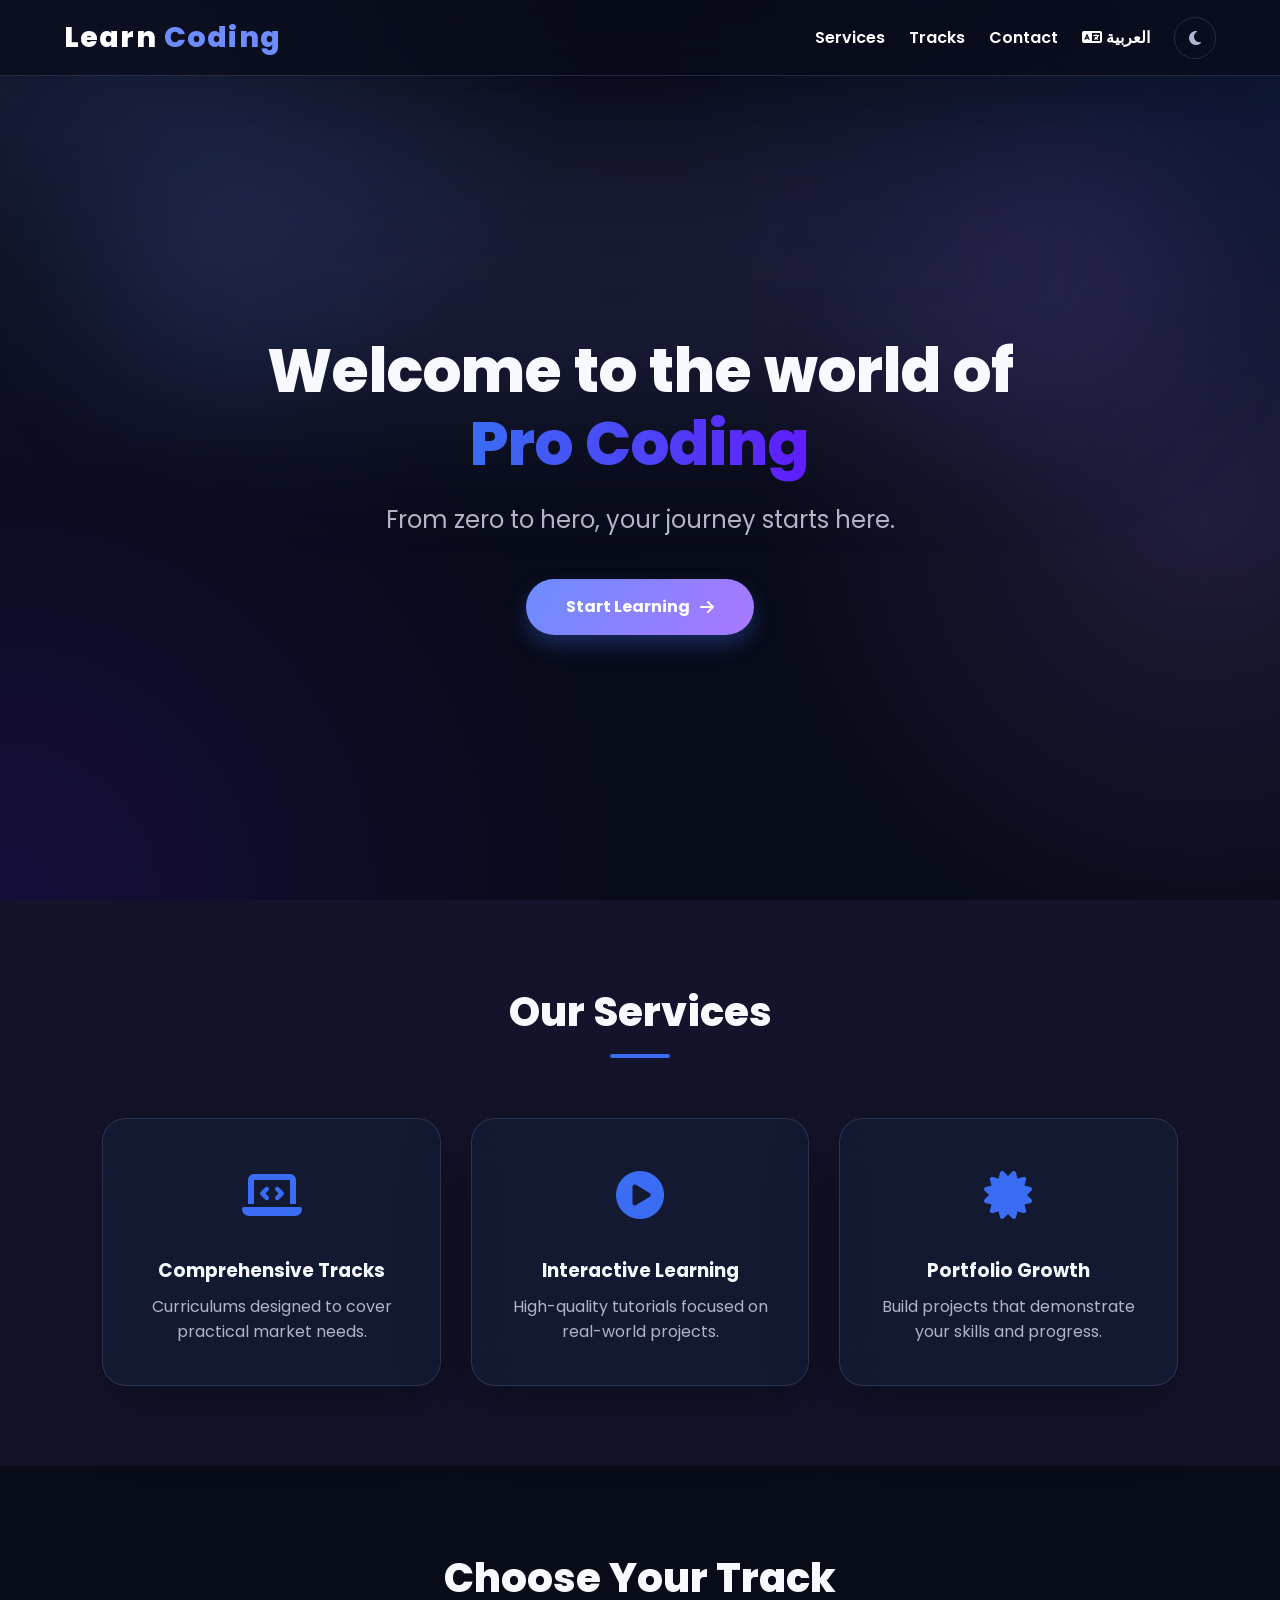
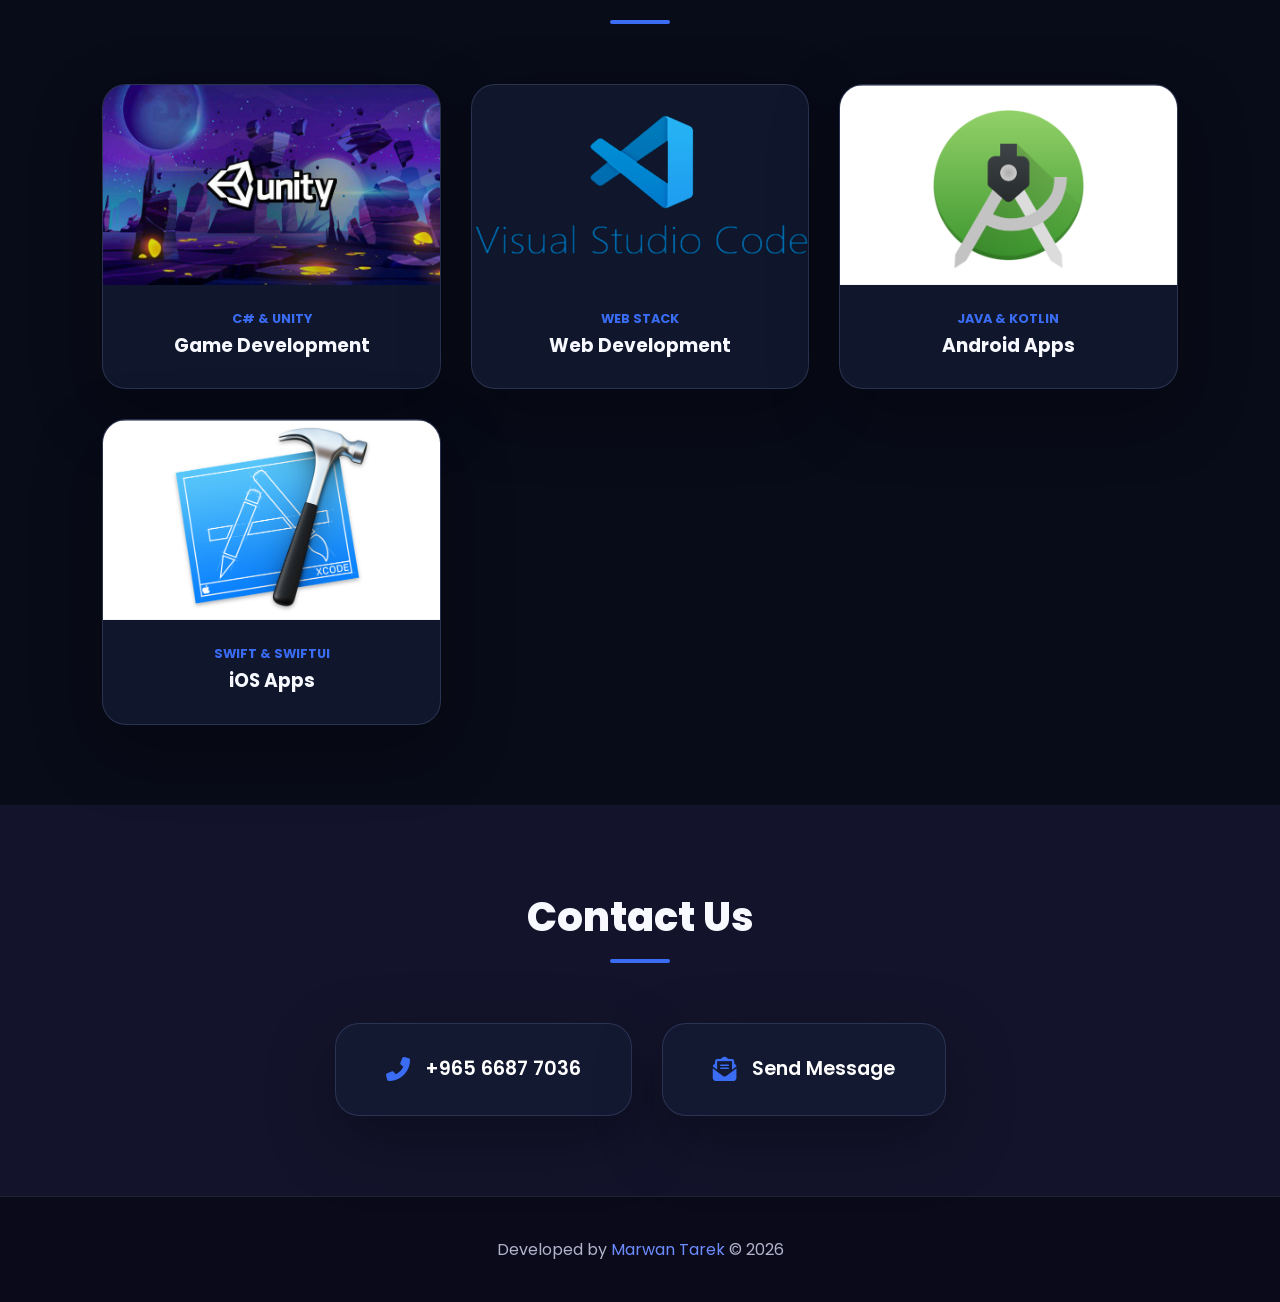
<file: index.html>
<!DOCTYPE html>
<html lang="en">
  <head>
    <meta charset="UTF-8" />
    <meta name="viewport" content="width=device-width, initial-scale=1.0" />
    <meta name="description" content="Learn Coding helps beginners explore practical paths in web, game, Android, and iOS development." />
    <meta name="theme-color" content="#0a0a1a" />
    <title>Learn Coding | Practical Programming Tracks</title>
    <link rel="stylesheet" href="index-style-EN.css" />
    <link rel="stylesheet" href="learn-theme.css" />
    <link rel="icon" href="picture/logo.png" />
    <link rel="preconnect" href="https://cdnjs.cloudflare.com" />
    <link rel="preconnect" href="https://fonts.googleapis.com" />
    <link rel="stylesheet" href="https://cdnjs.cloudflare.com/ajax/libs/font-awesome/6.4.0/css/all.min.css" />
    <link href="https://fonts.googleapis.com/css2?family=Poppins:wght@300;400;500;600;700;800&display=swap" rel="stylesheet" />
  </head>
  <body class="home-page">
    <a class="skip-link" href="#main-content">Skip to content</a>

    <header>
      <a href="./index.html" class="logo" aria-label="Learn Coding home">Learn <span class="highlight">Coding</span></a>
      <button class="menu-btn" type="button" aria-label="Open navigation menu" aria-controls="site-navigation" aria-expanded="false">
        <i class="fas fa-bars" aria-hidden="true"></i>
      </button>
      <nav class="navigation" id="site-navigation" aria-label="Main navigation">
        <a href="#services">Services</a>
        <a href="#projects">Tracks</a>
        <a href="#contact">Contact</a>
        <a href="./index-AR.html" class="lang-switch"><i class="fa-solid fa-language" aria-hidden="true"></i> العربية</a>
        <button class="theme-switch" id="theme-toggle" type="button" aria-label="Switch to light theme" aria-pressed="false">
          <i class="fas fa-moon" aria-hidden="true"></i>
        </button>
      </nav>
    </header>

    <main id="main-content">
      <section class="main" aria-labelledby="hero-title">
        <div class="main-content">
          <h1 id="hero-title">Welcome to the world of<br /><span class="gradient-text">Pro Coding</span></h1>
          <p class="hero-subtitle">From zero to hero, your journey starts here.</p>
          <a href="#projects" class="main-btn">Start Learning <i class="fas fa-arrow-right" aria-hidden="true"></i></a>
        </div>
      </section>

      <section class="cards" id="services" aria-labelledby="services-title">
        <h2 class="title" id="services-title">Our Services</h2>
        <div class="content">
          <article class="card">
            <div class="icon-box" aria-hidden="true"><i class="fas fa-laptop-code"></i></div>
            <div class="info"><h3>Comprehensive Tracks</h3><p>Curriculums designed to cover practical market needs.</p></div>
          </article>
          <article class="card">
            <div class="icon-box" aria-hidden="true"><i class="fas fa-play-circle"></i></div>
            <div class="info"><h3>Interactive Learning</h3><p>High-quality tutorials focused on real-world projects.</p></div>
          </article>
          <article class="card">
            <div class="icon-box" aria-hidden="true"><i class="fas fa-certificate"></i></div>
            <div class="info"><h3>Portfolio Growth</h3><p>Build projects that demonstrate your skills and progress.</p></div>
          </article>
        </div>
      </section>

      <section class="projects" id="projects" aria-labelledby="tracks-title">
        <h2 class="title" id="tracks-title">Choose Your Track</h2>
        <div class="content">
          <article class="project-card">
            <div class="card-img"><img src="picture/Unity.jpg" alt="Unity game development" loading="lazy" decoding="async" /><div class="overlay"><a href="./Game-Dev.html" class="overlay-btn">View Course</a></div></div>
            <div class="card-body"><span class="tag">C# &amp; Unity</span><h3>Game Development</h3></div>
          </article>
          <article class="project-card">
            <div class="card-img"><img src="picture/Visual Studio Code.png" alt="Web development with Visual Studio Code" loading="lazy" decoding="async" /><div class="overlay"><a href="./Web-site-Dev.html" class="overlay-btn">View Course</a></div></div>
            <div class="card-body"><span class="tag">Web Stack</span><h3>Web Development</h3></div>
          </article>
          <article class="project-card">
            <div class="card-img"><img src="picture/Android Studio.png" alt="Android app development" loading="lazy" decoding="async" /><div class="overlay"><a href="./Android-Dev.html" class="overlay-btn">View Course</a></div></div>
            <div class="card-body"><span class="tag">Java &amp; Kotlin</span><h3>Android Apps</h3></div>
          </article>
          <article class="project-card">
            <div class="card-img"><img src="picture/Xcode.png" alt="iOS app development with Xcode" loading="lazy" decoding="async" /><div class="overlay"><a href="./IOS-Dev.html" class="overlay-btn">View Course</a></div></div>
            <div class="card-body"><span class="tag">Swift &amp; SwiftUI</span><h3>iOS Apps</h3></div>
          </article>
        </div>
      </section>

      <section class="contact" id="contact" aria-labelledby="contact-title">
        <h2 class="title" id="contact-title">Contact Us</h2>
        <div class="contact-container">
          <a href="tel:+96566877036" class="contact-box"><i class="fas fa-phone-alt" aria-hidden="true"></i><span>+965 6687 7036</span></a>
          <a href="./message.html?lang=en" class="contact-box"><i class="fas fa-envelope-open-text" aria-hidden="true"></i><span>Send Message</span></a>
        </div>
      </section>
    </main>

    <footer class="footer"><p>Developed by <span class="highlight">Marwan Tarek</span> &copy; <span id="current-year">2021</span></p></footer>

    <script>
      const themeToggle = document.getElementById('theme-toggle');
      const themeIcon = themeToggle.querySelector('i');
      const menuBtn = document.querySelector('.menu-btn');
      const navigation = document.getElementById('site-navigation');
      const currentYear = document.getElementById('current-year');

      currentYear.textContent = new Date().getFullYear();

      const setTheme = (isLight) => {
        document.body.classList.toggle('light-mode', isLight);
        themeIcon.classList.toggle('fa-sun', isLight);
        themeIcon.classList.toggle('fa-moon', !isLight);
        themeToggle.setAttribute('aria-label', isLight ? 'Switch to dark theme' : 'Switch to light theme');
        themeToggle.setAttribute('aria-pressed', String(isLight));
      };

      setTheme((localStorage.getItem('learn-coding-theme') || localStorage.getItem('theme')) === 'light');
      themeToggle.addEventListener('click', () => {
        const isLight = !document.body.classList.contains('light-mode');
        setTheme(isLight);
        localStorage.setItem('learn-coding-theme', isLight ? 'light' : 'dark');
      });

      const closeMenu = () => {
        navigation.classList.remove('active');
        menuBtn.setAttribute('aria-expanded', 'false');
        menuBtn.querySelector('i').classList.replace('fa-times', 'fa-bars');
      };

      menuBtn.addEventListener('click', () => {
        const isOpen = navigation.classList.toggle('active');
        menuBtn.setAttribute('aria-expanded', String(isOpen));
        menuBtn.querySelector('i').classList.toggle('fa-bars', !isOpen);
        menuBtn.querySelector('i').classList.toggle('fa-times', isOpen);
      });

      document.querySelectorAll('.navigation a').forEach((link) => link.addEventListener('click', closeMenu));
      document.addEventListener('keydown', (event) => {
        if (event.key === 'Escape' && navigation.classList.contains('active')) closeMenu();
      });
      window.addEventListener('scroll', () => document.querySelector('header').classList.toggle('sticky', window.scrollY > 12), { passive: true });
    </script>
  </body>
</html>
</file>
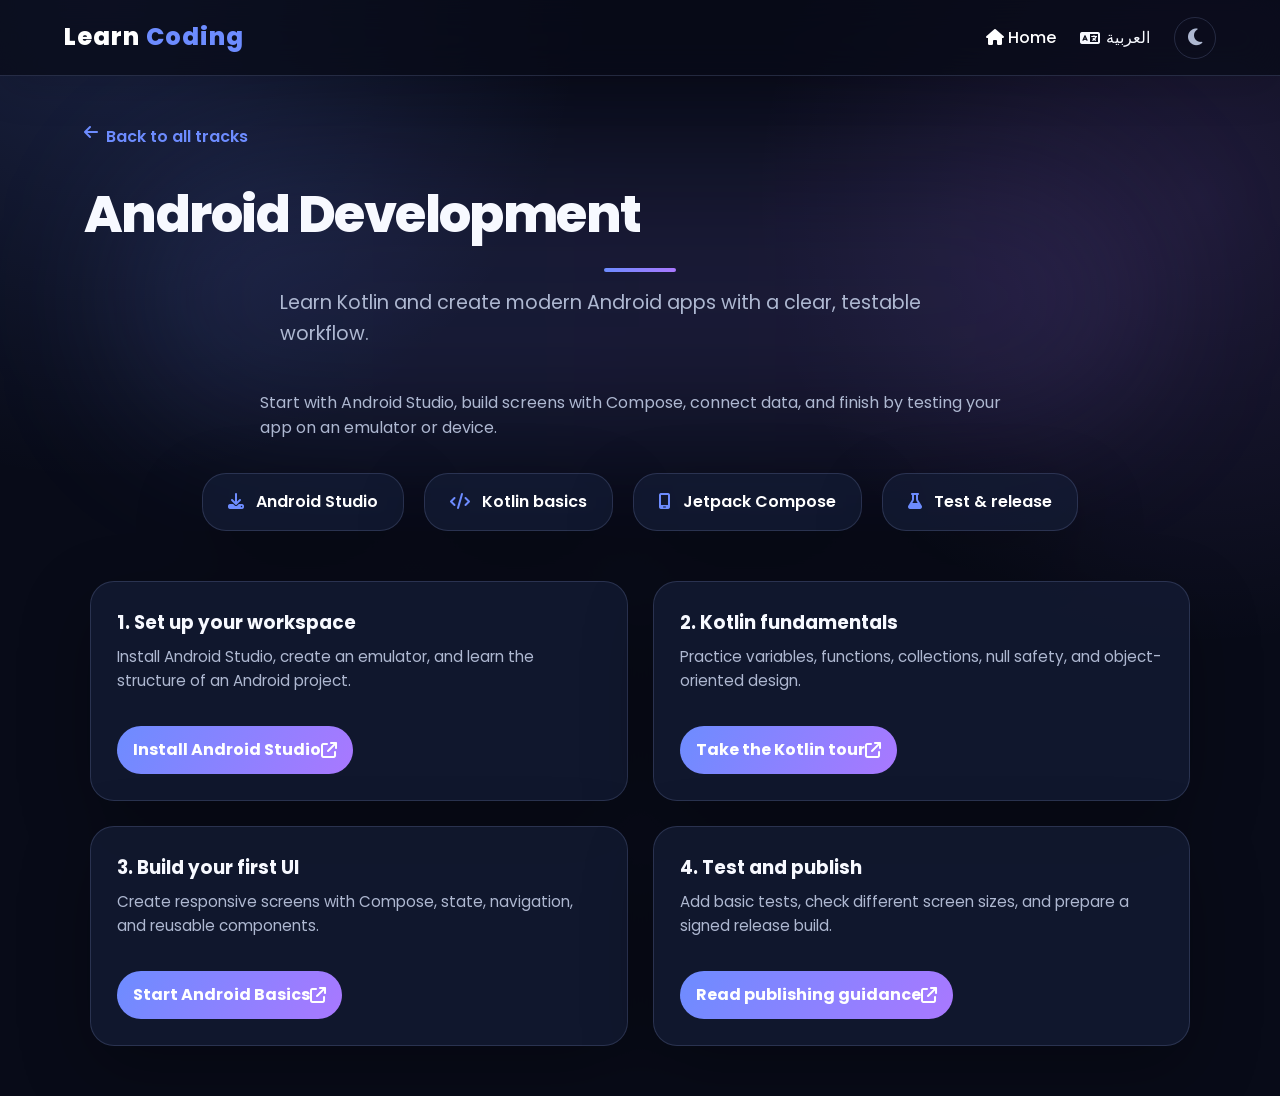
<file: Android-Dev.html>
<!DOCTYPE html>
<html lang="en">
  <head>
    <meta charset="UTF-8" />
    <meta name="viewport" content="width=device-width, initial-scale=1.0" />
    <meta name="description" content="A practical Android development track covering Kotlin, Jetpack Compose, and publishing." />
    <title>Android Development Track | Learn Coding</title>
    <link rel="stylesheet" href="Dev-Style.css" />
    <link rel="stylesheet" href="learn-theme.css" />
    <link rel="stylesheet" href="https://cdnjs.cloudflare.com/ajax/libs/font-awesome/6.4.0/css/all.min.css" />
    <link rel="icon" href="picture/logo.png" />
  </head>
  <body class="track-page" data-track="android">
    <header>
      <a href="./index.html" class="logo">Learn <span>Coding</span></a>
      <div class="nav-links">
        <a href="./index.html" class="nav-btn"><i class="fas fa-home" aria-hidden="true"></i> Home</a>
        <button class="theme-switch" id="theme-toggle" type="button" aria-label="Switch to light theme" aria-pressed="false"><i class="fas fa-moon" aria-hidden="true"></i></button>
      </div>
    </header>
    <main class="projects">
      <a class="back-link" href="./index.html"><i class="fas fa-arrow-left" aria-hidden="true"></i>&nbsp; Back to all tracks</a>
      <h1 class="title">Android Development</h1>
      <p class="subtitle">Learn Kotlin and create modern Android apps with a clear, testable workflow.</p>
      <p class="track-intro">Start with Android Studio, build screens with Compose, connect data, and finish by testing your app on an emulator or device.</p>
      <div class="steps-container" aria-label="Learning roadmap">
        <div class="step-item"><i class="fas fa-download" aria-hidden="true"></i> Android Studio</div>
        <div class="step-item"><i class="fas fa-code" aria-hidden="true"></i> Kotlin basics</div>
        <div class="step-item"><i class="fas fa-mobile-screen" aria-hidden="true"></i> Jetpack Compose</div>
        <div class="step-item"><i class="fas fa-flask" aria-hidden="true"></i> Test &amp; release</div>
      </div>
      <section class="content" aria-label="Android development resources">
        <article class="resource-card"><div><h2>1. Set up your workspace</h2><p>Install Android Studio, create an emulator, and learn the structure of an Android project.</p></div><a class="resource-link" href="https://developer.android.com/studio/install" target="_blank" rel="noopener noreferrer">Install Android Studio <i class="fas fa-arrow-up-right-from-square" aria-hidden="true"></i></a></article>
        <article class="resource-card"><div><h2>2. Kotlin fundamentals</h2><p>Practice variables, functions, collections, null safety, and object-oriented design.</p></div><a class="resource-link" href="https://kotlinlang.org/docs/kotlin-tour-welcome.html" target="_blank" rel="noopener noreferrer">Take the Kotlin tour <i class="fas fa-arrow-up-right-from-square" aria-hidden="true"></i></a></article>
        <article class="resource-card"><div><h2>3. Build your first UI</h2><p>Create responsive screens with Compose, state, navigation, and reusable components.</p></div><a class="resource-link" href="https://developer.android.com/courses/android-basics-compose/course" target="_blank" rel="noopener noreferrer">Start Android Basics <i class="fas fa-arrow-up-right-from-square" aria-hidden="true"></i></a></article>
        <article class="resource-card"><div><h2>4. Test and publish</h2><p>Add basic tests, check different screen sizes, and prepare a signed release build.</p></div><a class="resource-link" href="https://developer.android.com/studio/publish" target="_blank" rel="noopener noreferrer">Read publishing guidance <i class="fas fa-arrow-up-right-from-square" aria-hidden="true"></i></a></article>
      </section>
    </main>
    <script src="track.js"></script>
  </body>
</html>
</file>
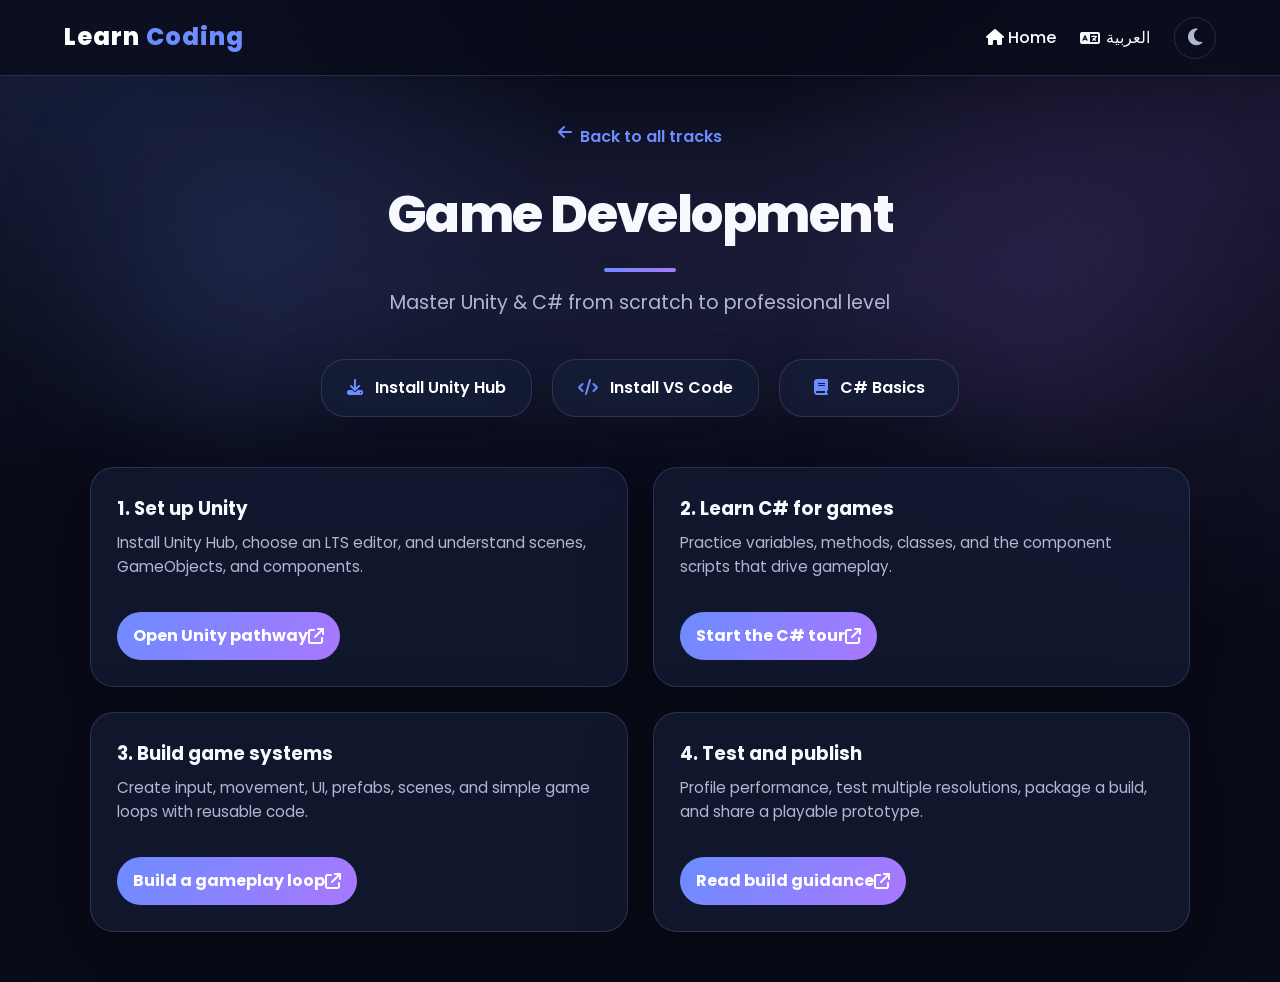
<file: Game-Dev.html>
<!DOCTYPE html>
<html lang="en">
  <head>
    <meta charset="UTF-8" />
    <meta name="viewport" content="width=device-width, initial-scale=1.0" />
    <title>Game Development Track</title>
    <link rel="stylesheet" href="Dev-Style.css" />
    <link rel="stylesheet" href="learn-theme.css" />
    <link rel="icon" href="picture/logo.png" />
    <link rel="stylesheet" href="https://cdnjs.cloudflare.com/ajax/libs/font-awesome/6.4.0/css/all.min.css">
  </head>
  <body class="track-page" data-track="game">
    <header>
      <a href="./index.html" class="logo">Learn <span>Coding</span></a>
      <div class="nav-links">
        <a href="./index.html" class="nav-btn"><i class="fas fa-home"></i> Home</a>
        <button class="theme-switch" id="theme-toggle" type="button" aria-label="Switch to light theme" aria-pressed="false"><i class="fas fa-moon" aria-hidden="true"></i></button>
      </div>
    </header>

    <section class="projects">
      <a class="back-link" href="./index.html"><i class="fas fa-arrow-left" aria-hidden="true"></i>&nbsp; Back to all tracks</a>
      <h1 class="title">Game Development</h1>
      <p class="subtitle">Master Unity & C# from scratch to professional level</p>

      <div class="steps-container">
        <div class="step-item"><i class="fas fa-download"></i> Install Unity Hub</div>
        <div class="step-item"><i class="fas fa-code"></i> Install VS Code</div>
        <div class="step-item"><i class="fas fa-book"></i> C# Basics</div>
      </div>

      <section class="content" aria-label="Game development resources">
        <article class="resource-card"><div><h2>1. Set up Unity</h2><p>Install Unity Hub, choose an LTS editor, and understand scenes, GameObjects, and components.</p></div><a class="resource-link" href="https://learn.unity.com/pathway/game-development" target="_blank" rel="noopener noreferrer">Open Unity pathway <i class="fas fa-arrow-up-right-from-square" aria-hidden="true"></i></a></article>
        <article class="resource-card"><div><h2>2. Learn C# for games</h2><p>Practice variables, methods, classes, and the component scripts that drive gameplay.</p></div><a class="resource-link" href="https://learn.microsoft.com/en-us/dotnet/csharp/tour-of-csharp/" target="_blank" rel="noopener noreferrer">Start the C# tour <i class="fas fa-arrow-up-right-from-square" aria-hidden="true"></i></a></article>
        <article class="resource-card"><div><h2>3. Build game systems</h2><p>Create input, movement, UI, prefabs, scenes, and simple game loops with reusable code.</p></div><a class="resource-link" href="https://learn.unity.com/tutorial/creating-a-gameplay-loop" target="_blank" rel="noopener noreferrer">Build a gameplay loop <i class="fas fa-arrow-up-right-from-square" aria-hidden="true"></i></a></article>
        <article class="resource-card"><div><h2>4. Test and publish</h2><p>Profile performance, test multiple resolutions, package a build, and share a playable prototype.</p></div><a class="resource-link" href="https://docs.unity3d.com/Manual/PublishingBuilds.html" target="_blank" rel="noopener noreferrer">Read build guidance <i class="fas fa-arrow-up-right-from-square" aria-hidden="true"></i></a></article>
      </section>
    </section>

    <script src="track.js"></script>
  </body>
</html>
</file>
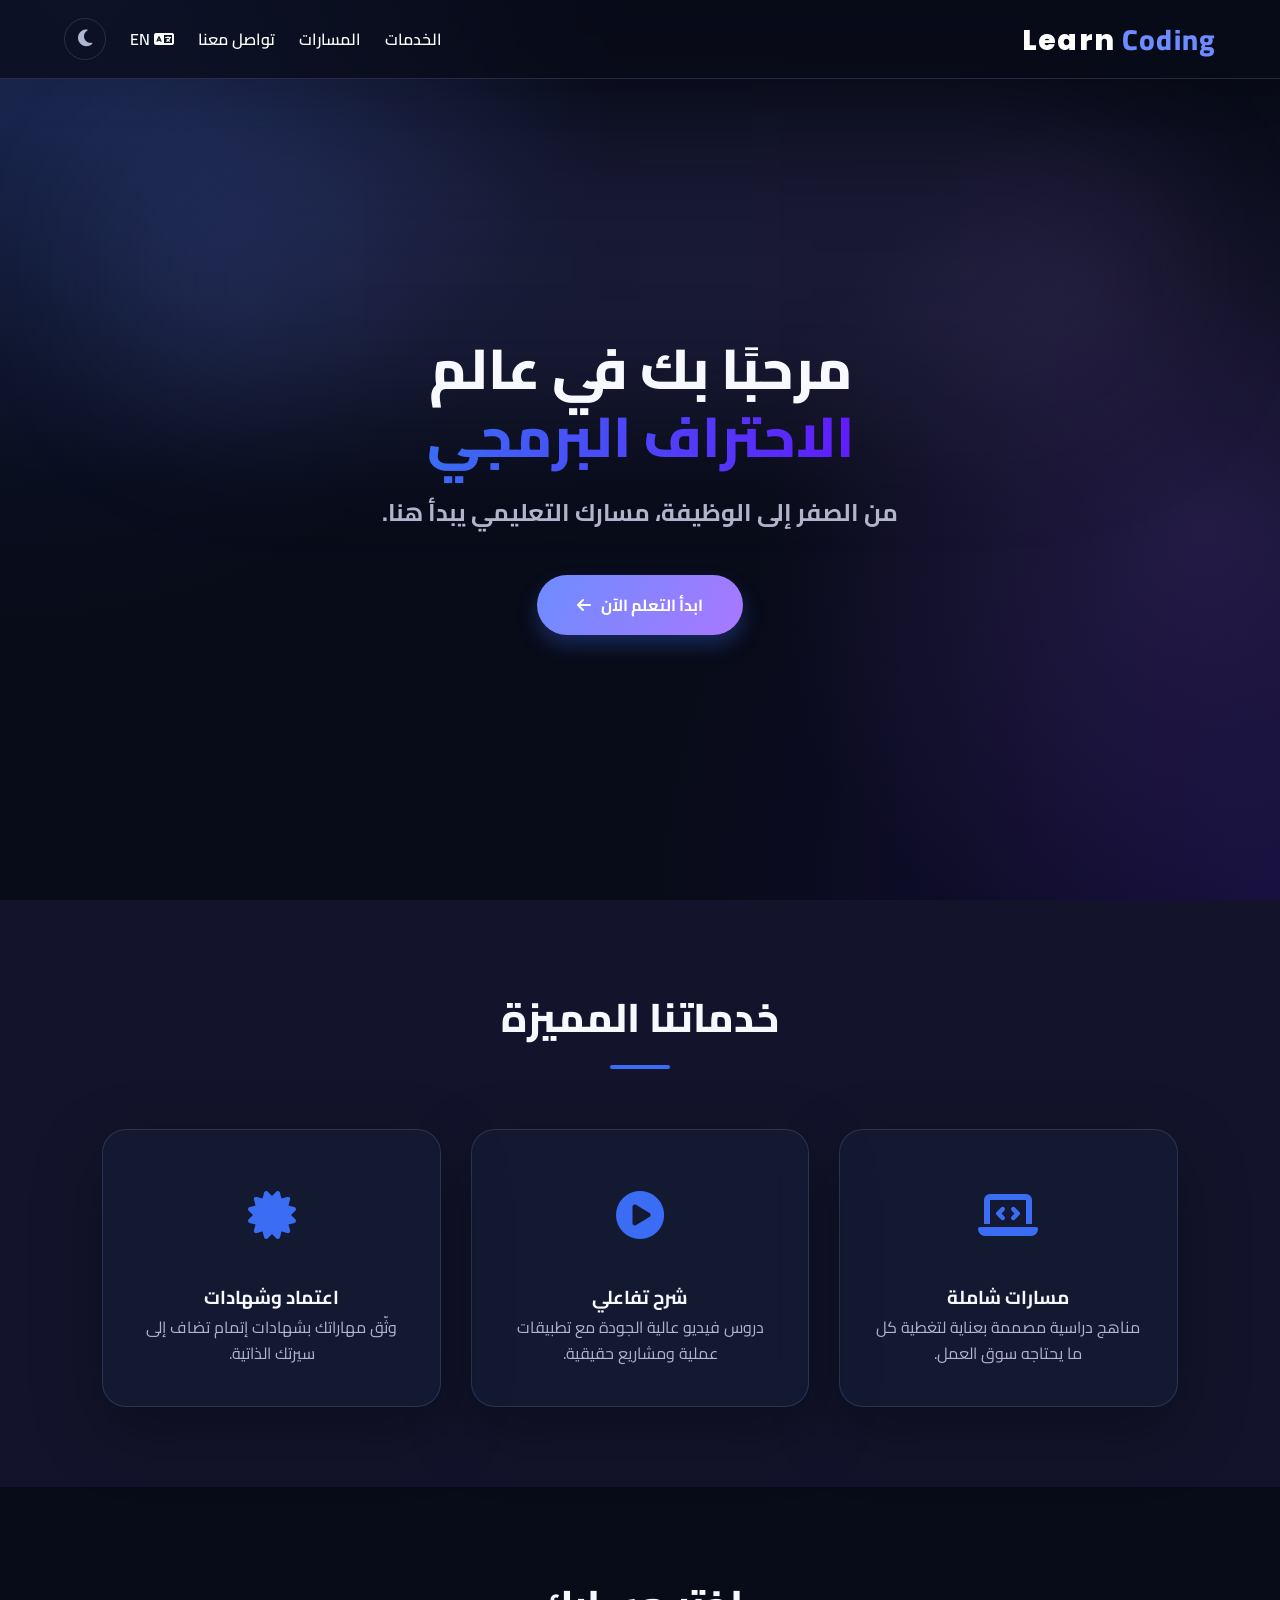
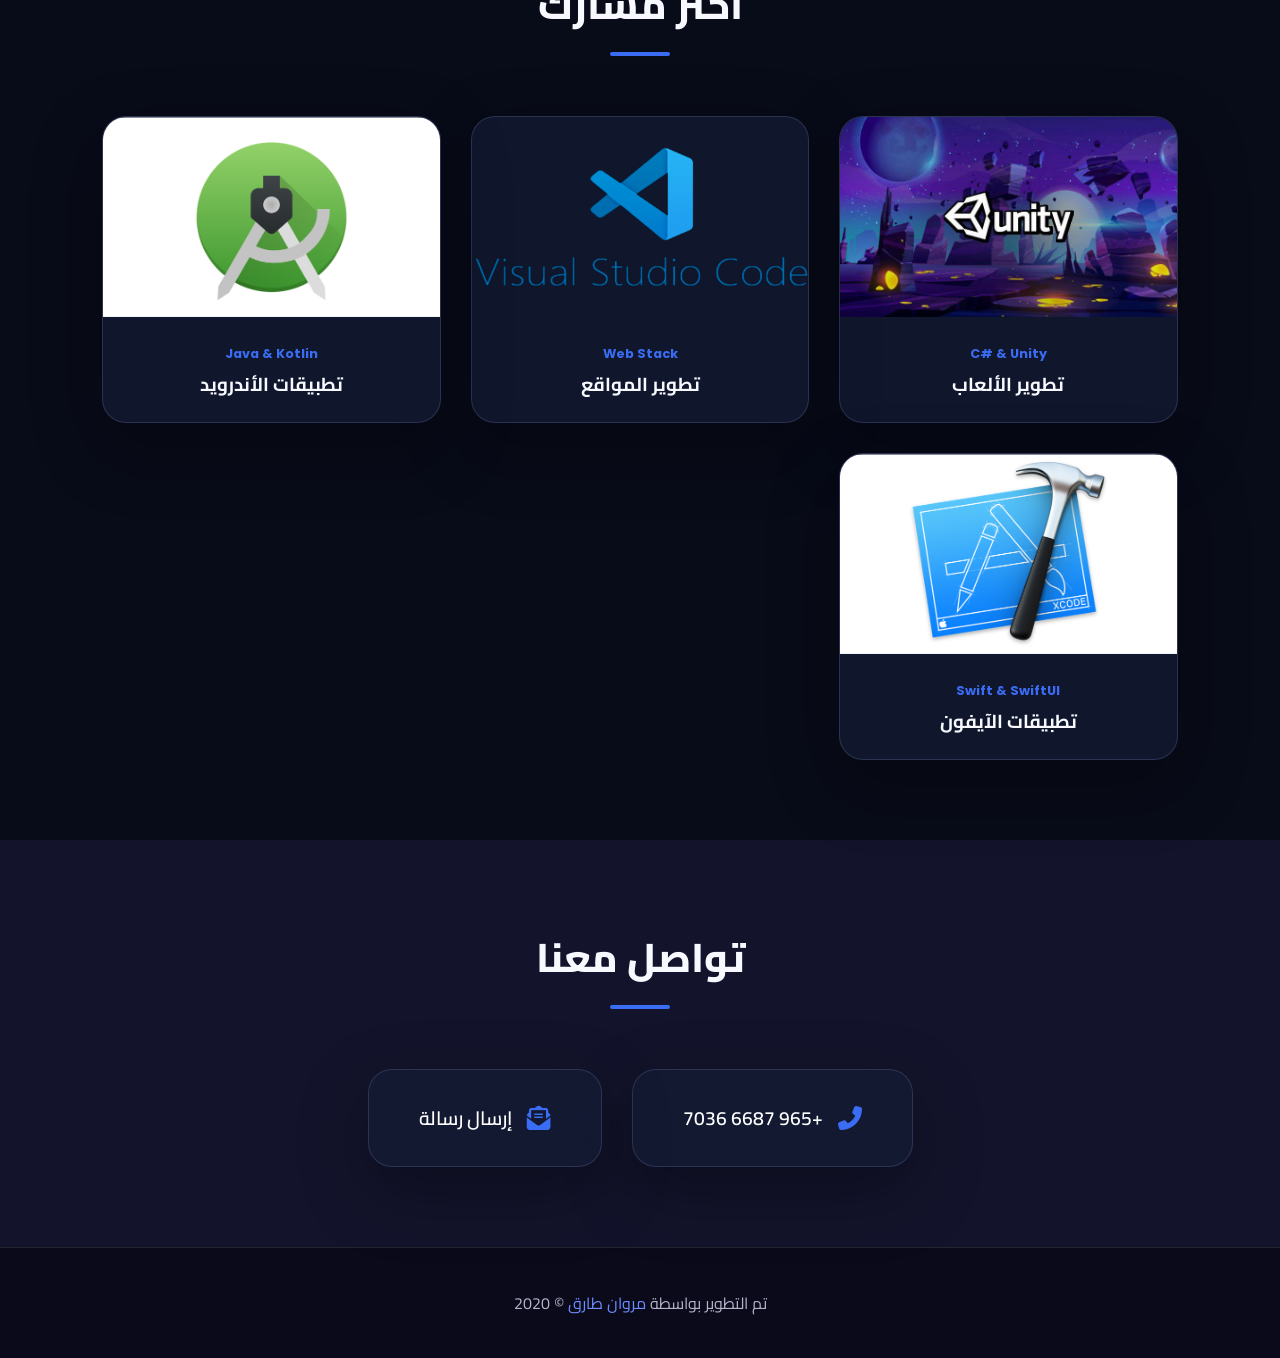
<file: index-AR.html>
<!DOCTYPE html>
<html lang="ar" dir="rtl">
  <head>
    <meta charset="UTF-8" />
    <meta name="viewport" content="width=device-width, initial-scale=1.0" />
    <title>تعلم البرمجة | Learn Coding</title>
    <link rel="stylesheet" href="index-style-AR.css" />
    <link rel="stylesheet" href="learn-theme.css" />
    <link rel="icon" href="picture/logo.png" />
    <link rel="stylesheet" href="https://cdnjs.cloudflare.com/ajax/libs/font-awesome/6.4.0/css/all.min.css">
    <link href="https://fonts.googleapis.com/css2?family=Cairo:wght@300;400;600;700;800&family=Poppins:wght@300;400;500;600;700;800&display=swap" rel="stylesheet">
  </head>
  <body class="home-page">
    
    <header>
      <a href="#" class="logo">Learn <span class="highlight">Coding</span></a>
      <div class="menu-btn"><i class="fas fa-bars"></i></div>

      <nav class="navigation">
        <a href="#services">الخدمات</a>
        <a href="#projects">المسارات</a>
        <a href="#contact">تواصل معنا</a>
        <a href="./index.html" class="lang-switch"><i class="fa-solid fa-language"></i> EN</a>
        <div class="theme-switch" id="theme-toggle"><i class="fas fa-moon"></i></div>
      </nav>
    </header>

    <section class="main">
      <div class="main-content">
        <h2>مرحبًا بك في عالم<br /><span class="gradient-text">الاحتراف البرمجي</span></h2>
        <h3>من الصفر إلى الوظيفة، مسارك التعليمي يبدأ هنا.</h3>
        <a href="#projects" class="main-btn">ابدأ التعلم الآن <i class="fas fa-arrow-left"></i></a>
      </div>
    </section>

    <section class="cards" id="services">
      <h2 class="title">خدماتنا المميزة</h2>
      <div class="content">
        <div class="card">
          <div class="icon-box"><i class="fas fa-laptop-code"></i></div>
          <div class="info">
            <h3>مسارات شاملة</h3>
            <p>مناهج دراسية مصممة بعناية لتغطية كل ما يحتاجه سوق العمل.</p>
          </div>
        </div>
        <div class="card">
          <div class="icon-box"><i class="fas fa-play-circle"></i></div>
          <div class="info">
            <h3>شرح تفاعلي</h3>
            <p>دروس فيديو عالية الجودة مع تطبيقات عملية ومشاريع حقيقية.</p>
          </div>
        </div>
        <div class="card">
          <div class="icon-box"><i class="fas fa-certificate"></i></div>
          <div class="info">
            <h3>اعتماد وشهادات</h3>
            <p>وثّق مهاراتك بشهادات إتمام تضاف إلى سيرتك الذاتية.</p>
          </div>
        </div>
      </div>
    </section>

    <section class="projects" id="projects">
      <h2 class="title">اختر مسارك</h2>
      <div class="content">
        <div class="project-card">
          <div class="card-img">
            <img src="picture/Unity.jpg" alt="Game Dev">
            <div class="overlay"><a href="./Game-Dev.html?lang=ar" class="overlay-btn">عرض الكورس</a></div>
          </div>
          <div class="card-body">
            <span class="tag">C# & Unity</span>
            <h3>تطوير الألعاب</h3>
          </div>
        </div>
        <div class="project-card">
          <div class="card-img">
            <img src="picture/Visual Studio Code.png" alt="Web Dev">
            <div class="overlay"><a href="./Web-site-Dev.html?lang=ar" class="overlay-btn">عرض الكورس</a></div>
          </div>
          <div class="card-body">
            <span class="tag">Web Stack</span>
            <h3>تطوير المواقع</h3>
          </div>
        </div>
        <div class="project-card">
          <div class="card-img">
            <img src="./picture/Android Studio.png" alt="Android">
            <div class="overlay"><a href="./Android-Dev.html?lang=ar" class="overlay-btn">عرض الكورس</a></div>
          </div>
          <div class="card-body">
            <span class="tag">Java & Kotlin</span>
            <h3>تطبيقات الأندرويد</h3>
          </div>
        </div>
        <div class="project-card">
          <div class="card-img">
            <img src="./picture/Xcode.png" alt="iOS">
            <div class="overlay"><a href="./IOS-Dev.html?lang=ar" class="overlay-btn">عرض الكورس</a></div>
          </div>
          <div class="card-body">
            <span class="tag">Swift & SwiftUI</span>
            <h3>تطبيقات الآيفون</h3>
          </div>
        </div>
      </div>
    </section>

    <section class="contact" id="contact">
      <h2 class="title">تواصل معنا</h2>
      <div class="contact-container">
         <a href="tel:+96566877036" class="contact-box">
             <i class="fas fa-phone-alt"></i>
             <span>+965 6687 7036</span>
         </a>
         <a href="./message.html?lang=ar" class="contact-box">
             <i class="fas fa-envelope-open-text"></i>
             <span>إرسال رسالة</span>
         </a>
      </div>
    </section>

    <footer class="footer">
      <p>تم التطوير بواسطة <span class="highlight">مروان طارق</span> &copy; 2020</p>
    </footer>

    <script>
        const themeToggle = document.getElementById('theme-toggle');
        const themeIcon = themeToggle.querySelector('i');
        const body = document.body;
        
        if((localStorage.getItem('learn-coding-theme') || localStorage.getItem('theme')) === 'light'){
            body.classList.add('light-mode');
            themeIcon.classList.replace('fa-moon', 'fa-sun');
        }
        themeToggle.addEventListener('click', () => {
            body.classList.toggle('light-mode');
            if(body.classList.contains('light-mode')){
                themeIcon.classList.replace('fa-moon', 'fa-sun');
                localStorage.setItem('learn-coding-theme', 'light');
            } else {
                themeIcon.classList.replace('fa-sun', 'fa-moon');
                localStorage.setItem('learn-coding-theme', 'dark');
            }
        });

        const menuBtn = document.querySelector('.menu-btn');
        const navigation = document.querySelector('.navigation');
        menuBtn.addEventListener('click', () => {
            navigation.classList.toggle('active');
            menuBtn.querySelector('i').classList.toggle('fa-times');
        });
        document.querySelectorAll('.navigation a').forEach(link => {
            link.addEventListener('click', () => {
                navigation.classList.remove('active');
                menuBtn.querySelector('i').classList.remove('fa-times');
            });
        });

        window.addEventListener("scroll", function(){
            document.querySelector("header").classList.toggle("sticky", window.scrollY > 0);
        });
    </script>
  </body>
</html>
</file>
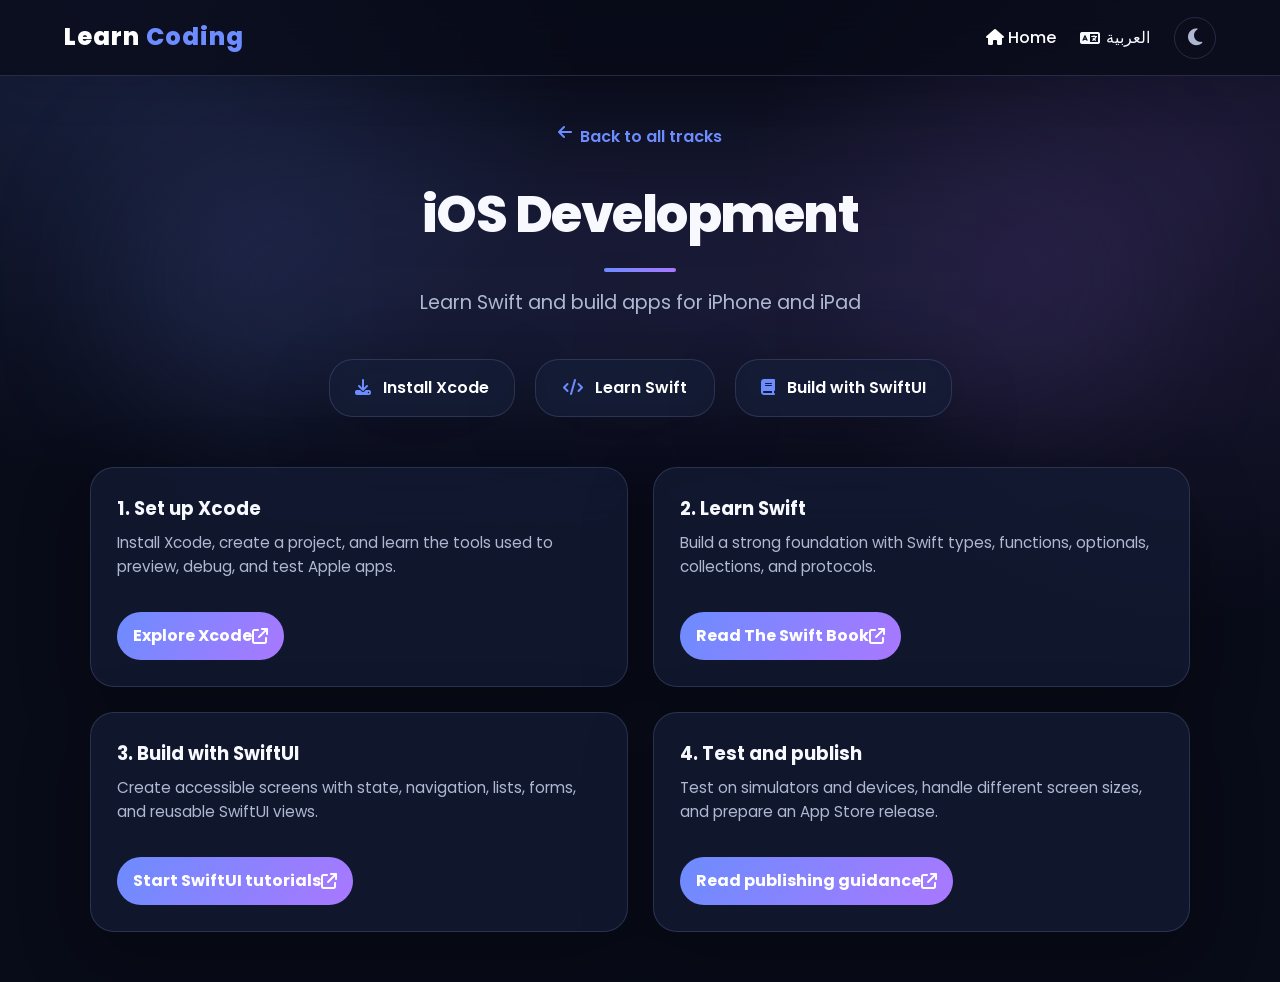
<file: IOS-Dev.html>
<!DOCTYPE html>
<html lang="en">
  <head>
    <meta charset="UTF-8" />
    <meta name="viewport" content="width=device-width, initial-scale=1.0" />
    <title>iOS Development Track</title>
    <link rel="stylesheet" href="Dev-Style.css" />
    <link rel="stylesheet" href="learn-theme.css" />
    <link rel="icon" href="picture/logo.png" />
    <link rel="stylesheet" href="https://cdnjs.cloudflare.com/ajax/libs/font-awesome/6.4.0/css/all.min.css">
  </head>
  <body class="track-page" data-track="ios">
    <header>
      <a href="./index.html" class="logo">Learn <span>Coding</span></a>
      <div class="nav-links">
        <a href="./index.html" class="nav-btn"><i class="fas fa-home"></i> Home</a>
        <button class="theme-switch" id="theme-toggle" type="button" aria-label="Switch to light theme" aria-pressed="false"><i class="fas fa-moon" aria-hidden="true"></i></button>
      </div>
    </header>

    <section class="projects">
      <a class="back-link" href="./index.html"><i class="fas fa-arrow-left" aria-hidden="true"></i>&nbsp; Back to all tracks</a>
      <h1 class="title">iOS Development</h1>
      <p class="subtitle">Learn Swift and build apps for iPhone and iPad</p>

      <div class="steps-container">
        <div class="step-item"><i class="fas fa-download"></i> Install Xcode</div>
        <div class="step-item"><i class="fas fa-code"></i> Learn Swift</div>
        <div class="step-item"><i class="fas fa-book"></i> Build with SwiftUI</div>
      </div>

      <section class="content" aria-label="iOS development resources">
        <article class="resource-card"><div><h2>1. Set up Xcode</h2><p>Install Xcode, create a project, and learn the tools used to preview, debug, and test Apple apps.</p></div><a class="resource-link" href="https://developer.apple.com/xcode/" target="_blank" rel="noopener noreferrer">Explore Xcode <i class="fas fa-arrow-up-right-from-square" aria-hidden="true"></i></a></article>
        <article class="resource-card"><div><h2>2. Learn Swift</h2><p>Build a strong foundation with Swift types, functions, optionals, collections, and protocols.</p></div><a class="resource-link" href="https://docs.swift.org/swift-book/documentation/the-swift-programming-language/" target="_blank" rel="noopener noreferrer">Read The Swift Book <i class="fas fa-arrow-up-right-from-square" aria-hidden="true"></i></a></article>
        <article class="resource-card"><div><h2>3. Build with SwiftUI</h2><p>Create accessible screens with state, navigation, lists, forms, and reusable SwiftUI views.</p></div><a class="resource-link" href="https://developer.apple.com/tutorials/swiftui" target="_blank" rel="noopener noreferrer">Start SwiftUI tutorials <i class="fas fa-arrow-up-right-from-square" aria-hidden="true"></i></a></article>
        <article class="resource-card"><div><h2>4. Test and publish</h2><p>Test on simulators and devices, handle different screen sizes, and prepare an App Store release.</p></div><a class="resource-link" href="https://developer.apple.com/app-store/submitting/" target="_blank" rel="noopener noreferrer">Read publishing guidance <i class="fas fa-arrow-up-right-from-square" aria-hidden="true"></i></a></article>
      </section>
    </section>

    <script src="track.js"></script>
  </body>
</html>
</file>
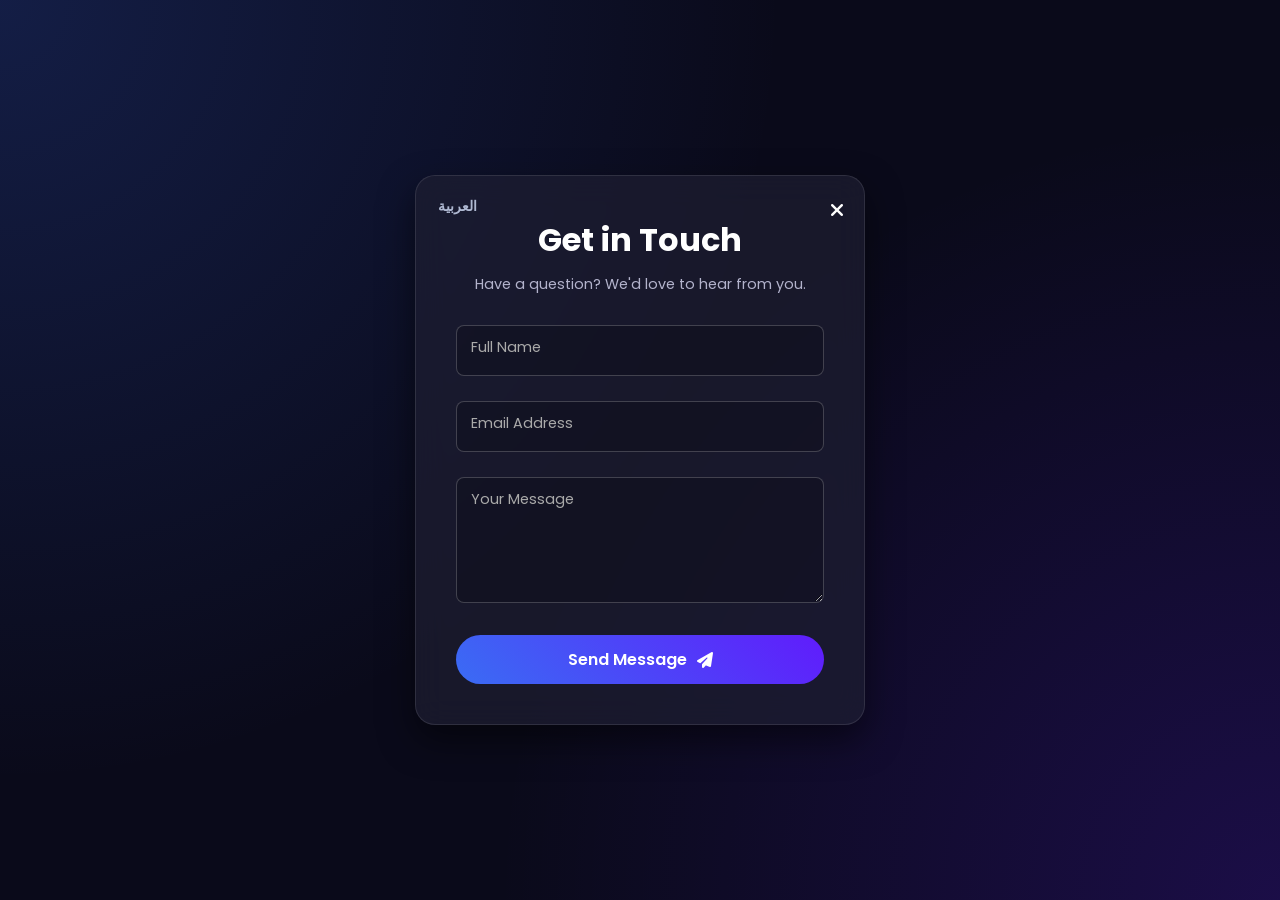
<file: message.html>
<!DOCTYPE html>
<html lang="en">
  <head>
    <meta charset="UTF-8" />
    <meta name="viewport" content="width=device-width, initial-scale=1.0" />
    <title>Contact Us</title>
    <link rel="stylesheet" href="./message-style.css" />
    <link rel="icon" href="picture/logo.png" />
    <link href="https://fonts.googleapis.com/css2?family=Poppins:wght@400;600;700&display=swap" rel="stylesheet">
    <link rel="stylesheet" href="https://cdnjs.cloudflare.com/ajax/libs/font-awesome/6.4.0/css/all.min.css">
  </head>
  <body>
    <div class="background"></div>
    <div class="container">
      <div class="form-wrapper">
        <a href="./index.html" class="close-btn"><i class="fas fa-times"></i></a>
        <a href="./message.html?lang=ar" class="language-link" id="language-toggle">العربية</a>
        <h1>Get in Touch</h1>
        <p class="form-intro">Have a question? We'd love to hear from you.</p>
        <form target="_blank" action="https://formsubmit.co/marwan.tarek.abosalem@gmail.com" method="POST">
          <div class="input-group">
            <input id="name" type="text" name="name" placeholder=" " required />
            <label for="name">Full Name</label>
          </div>
          <div class="input-group">
            <input id="email" type="email" name="email" placeholder=" " required />
            <label for="email">Email Address</label>
          </div>
          <div class="input-group">
            <textarea id="message" name="message" rows="4" placeholder=" " required></textarea>
            <label for="message">Your Message</label>
          </div>
          <button type="submit" class="submit-btn">Send Message <i class="fas fa-paper-plane"></i></button>
        </form>
      </div>
    </div>
    <script src="./message.js"></script>
  </body>
</html>
</file>
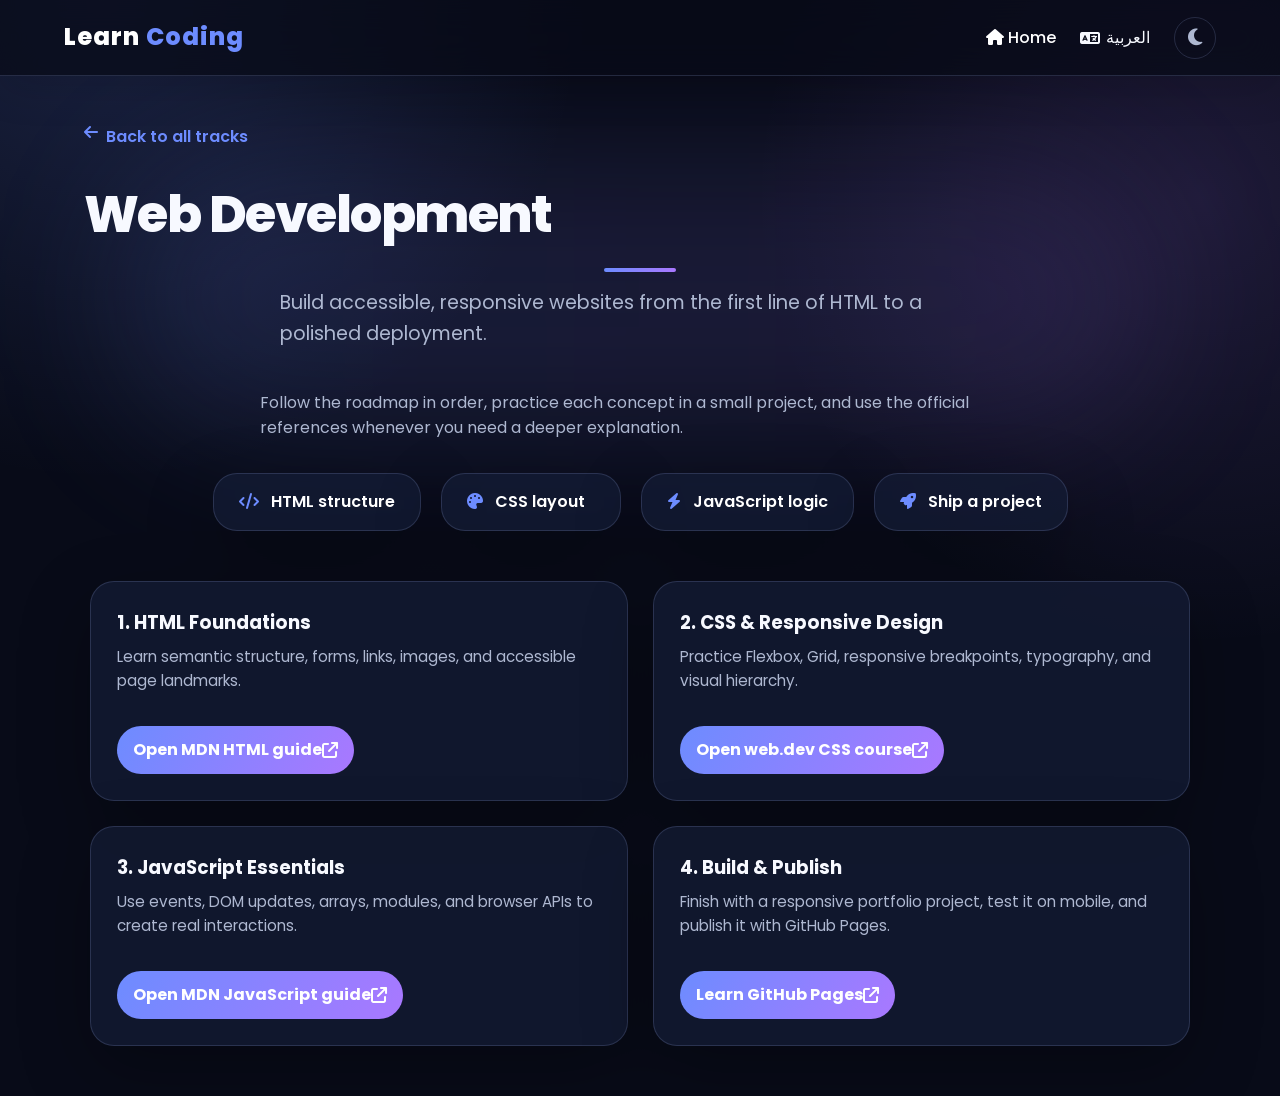
<file: Web-site-Dev.html>
<!DOCTYPE html>
<html lang="en">
  <head>
    <meta charset="UTF-8" />
    <meta name="viewport" content="width=device-width, initial-scale=1.0" />
    <meta name="description" content="A practical web development learning track covering the fundamentals and modern workflow." />
    <title>Web Development Track | Learn Coding</title>
    <link rel="stylesheet" href="Dev-Style.css" />
    <link rel="stylesheet" href="learn-theme.css" />
    <link rel="stylesheet" href="https://cdnjs.cloudflare.com/ajax/libs/font-awesome/6.4.0/css/all.min.css" />
    <link rel="icon" href="picture/logo.png" />
  </head>
  <body class="track-page" data-track="web">
    <header>
      <a href="./index.html" class="logo">Learn <span>Coding</span></a>
      <div class="nav-links">
        <a href="./index.html" class="nav-btn"><i class="fas fa-home" aria-hidden="true"></i> Home</a>
        <button class="theme-switch" id="theme-toggle" type="button" aria-label="Switch to light theme" aria-pressed="false"><i class="fas fa-moon" aria-hidden="true"></i></button>
      </div>
    </header>
    <main class="projects">
      <a class="back-link" href="./index.html"><i class="fas fa-arrow-left" aria-hidden="true"></i>&nbsp; Back to all tracks</a>
      <h1 class="title">Web Development</h1>
      <p class="subtitle">Build accessible, responsive websites from the first line of HTML to a polished deployment.</p>
      <p class="track-intro">Follow the roadmap in order, practice each concept in a small project, and use the official references whenever you need a deeper explanation.</p>
      <div class="steps-container" aria-label="Learning roadmap">
        <div class="step-item"><i class="fas fa-code" aria-hidden="true"></i> HTML structure</div>
        <div class="step-item"><i class="fas fa-palette" aria-hidden="true"></i> CSS layout</div>
        <div class="step-item"><i class="fas fa-bolt" aria-hidden="true"></i> JavaScript logic</div>
        <div class="step-item"><i class="fas fa-rocket" aria-hidden="true"></i> Ship a project</div>
      </div>
      <section class="content" aria-label="Web development resources">
        <article class="resource-card"><div><h2>1. HTML Foundations</h2><p>Learn semantic structure, forms, links, images, and accessible page landmarks.</p></div><a class="resource-link" href="https://developer.mozilla.org/en-US/docs/Learn/HTML" target="_blank" rel="noopener noreferrer">Open MDN HTML guide <i class="fas fa-arrow-up-right-from-square" aria-hidden="true"></i></a></article>
        <article class="resource-card"><div><h2>2. CSS &amp; Responsive Design</h2><p>Practice Flexbox, Grid, responsive breakpoints, typography, and visual hierarchy.</p></div><a class="resource-link" href="https://web.dev/learn/css" target="_blank" rel="noopener noreferrer">Open web.dev CSS course <i class="fas fa-arrow-up-right-from-square" aria-hidden="true"></i></a></article>
        <article class="resource-card"><div><h2>3. JavaScript Essentials</h2><p>Use events, DOM updates, arrays, modules, and browser APIs to create real interactions.</p></div><a class="resource-link" href="https://developer.mozilla.org/en-US/docs/Learn/JavaScript" target="_blank" rel="noopener noreferrer">Open MDN JavaScript guide <i class="fas fa-arrow-up-right-from-square" aria-hidden="true"></i></a></article>
        <article class="resource-card"><div><h2>4. Build &amp; Publish</h2><p>Finish with a responsive portfolio project, test it on mobile, and publish it with GitHub Pages.</p></div><a class="resource-link" href="https://pages.github.com/" target="_blank" rel="noopener noreferrer">Learn GitHub Pages <i class="fas fa-arrow-up-right-from-square" aria-hidden="true"></i></a></article>
      </section>
    </main>
    <script src="track.js"></script>
  </body>
</html>
</file>
<file: index-style-EN.css>
:root {
  --bg-primary: #0a0a1a;
  --bg-secondary: #13132b;
  --card-bg: rgba(30, 30, 50, 0.6);
  --text-primary: #ffffff;
  --text-secondary: #b3b3cc;
  --accent-color: #3a6cf4;
  --accent-hover: #601cfc;
  --border-color: rgba(255, 255, 255, 0.1);
  --shadow: 0 10px 30px rgba(0, 0, 0, 0.5);
  --font-main: 'Poppins', sans-serif;
}

body.light-mode {
  --bg-primary: #f0f2f5;
  --bg-secondary: #ffffff;
  --card-bg: rgba(255, 255, 255, 0.9);
  --text-primary: #1a1a2e;
  --text-secondary: #555566;
  --accent-color: #2563eb;
  --accent-hover: #1d4ed8;
  --border-color: rgba(0, 0, 0, 0.08);
  --shadow: 0 10px 30px rgba(0, 0, 0, 0.1);
}

* { box-sizing: border-box; margin: 0; padding: 0; }
html { scroll-behavior: smooth; }
body {
  background: var(--bg-primary);
  color: var(--text-primary);
  font-family: var(--font-main);
  line-height: 1.6;
  overflow-x: hidden;
  transition: background-color 0.4s, color 0.4s;
}
button, a { font: inherit; }
a { color: inherit; }
:focus-visible { outline: 3px solid #8bb5ff; outline-offset: 4px; }
.skip-link {
  position: fixed; left: 1rem; top: -4rem; z-index: 2000;
  padding: 0.7rem 1rem; border-radius: 0.5rem;
  background: var(--accent-color); color: #fff; text-decoration: none;
}
.skip-link:focus { top: 1rem; }

header {
  position: fixed; inset: 0 0 auto; z-index: 1000;
  display: flex; align-items: center; justify-content: space-between;
  padding: 15px 8%; background: transparent; transition: 0.4s;
}
header.sticky {
  padding: 10px 8%;
  background: rgba(10, 10, 26, 0.85);
  backdrop-filter: blur(15px);
  border-bottom: 1px solid var(--border-color);
  box-shadow: var(--shadow);
}
body.light-mode header.sticky { background: rgba(255, 255, 255, 0.85); }
.logo { color: var(--text-primary); font-size: 1.8rem; font-weight: 800; text-decoration: none; }
.highlight { color: var(--accent-color); }
.navigation { display: flex; align-items: center; gap: 25px; }
.navigation a { color: var(--text-primary); font-weight: 600; text-decoration: none; transition: 0.3s; }
.navigation a:hover { color: var(--accent-color); }
.theme-switch {
  display: grid; place-items: center; padding: 8px;
  border: 0; border-radius: 50%; background: transparent;
  color: var(--text-primary); cursor: pointer; transition: 0.3s;
}
.theme-switch:hover { background: var(--border-color); color: var(--accent-color); }
.menu-btn {
  display: none; border: 0; background: transparent;
  color: var(--text-primary); cursor: pointer; font-size: 1.8rem;
}

.main {
  min-height: 100vh; display: grid; place-items: center;
  padding: 120px 20px 50px; text-align: center;
  background: radial-gradient(circle at top right, rgba(58,108,244,.15), transparent 40%),
              radial-gradient(circle at bottom left, rgba(96,28,252,.15), transparent 40%);
}
.main-content { max-width: 850px; }
.main h1 { font-size: clamp(2.2rem, 6vw, 3.8rem); line-height: 1.2; margin-bottom: 20px; font-weight: 800; }
.gradient-text {
  background: linear-gradient(to right, var(--accent-color), var(--accent-hover));
  background-clip: text; color: transparent; -webkit-background-clip: text; -webkit-text-fill-color: transparent;
}
.hero-subtitle { color: var(--text-secondary); font-size: clamp(1.1rem, 3vw, 1.5rem); margin-bottom: 40px; }
.main-btn {
  display: inline-flex; align-items: center; gap: 10px;
  padding: 15px 40px; border-radius: 50px;
  background: linear-gradient(45deg, var(--accent-color), var(--accent-hover));
  color: #fff; font-weight: 700; text-decoration: none;
  box-shadow: 0 10px 20px rgba(58,108,244,.3); transition: transform .3s, box-shadow .3s;
}
.main-btn:hover { transform: translateY(-5px); box-shadow: 0 15px 30px rgba(58,108,244,.5); }

section { padding: 80px 8%; }
.cards, .contact { background: var(--bg-secondary); }
.title { position: relative; width: 100%; margin-bottom: 60px; text-align: center; font-size: 2.5rem; font-weight: 800; }
.title::after { content: ''; display: block; width: 60px; height: 4px; margin: 10px auto 0; border-radius: 2px; background: var(--accent-color); }
.content { display: grid; grid-template-columns: repeat(auto-fit, minmax(260px, 1fr)); gap: 30px; }
.card, .project-card {
  border: 1px solid var(--border-color); border-radius: 20px;
  background: var(--card-bg); transition: transform .3s, box-shadow .3s, border-color .3s;
}
.card { padding: 40px 30px; text-align: center; backdrop-filter: blur(10px); }
.card:hover, .project-card:hover { transform: translateY(-8px); box-shadow: var(--shadow); border-color: var(--accent-color); }
.icon-box { margin-bottom: 20px; color: var(--accent-color); font-size: 3rem; }
.info h3, .card-body h3 { margin-bottom: 8px; }
.info p { color: var(--text-secondary); }
.project-card { overflow: hidden; }
.card-img { position: relative; height: 200px; }
.card-img img { width: 100%; height: 100%; object-fit: cover; transition: transform .5s; }
.project-card:hover .card-img img { transform: scale(1.06); }
.overlay { position: absolute; inset: 0; display: grid; place-items: center; background: rgba(0,0,0,.65); opacity: 0; transition: opacity .3s; }
.project-card:hover .overlay, .project-card:focus-within .overlay { opacity: 1; }
.overlay-btn { padding: 10px 25px; border-radius: 30px; background: var(--accent-color); color: #fff; text-decoration: none; transform: translateY(12px); transition: transform .3s; }
.project-card:hover .overlay-btn, .project-card:focus-within .overlay-btn { transform: translateY(0); }
.card-body { padding: 20px; text-align: center; }
.tag { color: var(--accent-color); font-size: .8rem; font-weight: 700; text-transform: uppercase; }
.contact-container { display: flex; justify-content: center; gap: 30px; flex-wrap: wrap; }
.contact-box {
  display: flex; align-items: center; justify-content: center; gap: 15px;
  min-width: 250px; padding: 30px 50px;
  border: 1px solid var(--border-color); border-radius: 15px;
  background: var(--card-bg); color: var(--text-primary); font-size: 1.2rem;
  font-weight: 600; text-decoration: none; transition: .3s;
}
.contact-box:hover { background: var(--accent-color); color: #fff; border-color: var(--accent-color); }
.contact-box i { color: var(--accent-color); font-size: 1.5rem; }
.contact-box:hover i { color: #fff; }
.footer { padding: 40px; border-top: 1px solid var(--border-color); background: var(--bg-primary); color: var(--text-secondary); text-align: center; }

@media (max-width: 991px) {
  section { padding: 60px 5%; }
}
@media (max-width: 768px) {
  .menu-btn { display: block; }
  .navigation {
    position: fixed; top: 0; left: -100%; z-index: 999;
    display: flex; width: min(78%, 320px); height: 100vh;
    flex-direction: column; justify-content: center;
    background: var(--bg-secondary); box-shadow: 5px 0 15px rgba(0,0,0,.5);
    transition: left .3s ease;
  }
  .navigation.active { left: 0; }
  .navigation a { margin: 15px 0; font-size: 1.25rem; }
  .theme-switch { margin-top: 10px; font-size: 1.25rem; }
  .main { padding-top: 100px; }
  .title { font-size: 2rem; }
  .contact-box { width: 100%; }
}
@media (prefers-reduced-motion: reduce) {
  html { scroll-behavior: auto; }
  *, *::before, *::after { animation-duration: .01ms !important; animation-iteration-count: 1 !important; transition-duration: .01ms !important; }
}

/* Shared visual language */
body { background-image: radial-gradient(circle at 10% 10%, rgba(58,108,244,.18), transparent 24rem), radial-gradient(circle at 90% 35%, rgba(139,92,246,.16), transparent 28rem); }
header { box-shadow: 0 12px 35px rgba(0,0,0,.12); }
.main-content { animation: heroEnter .9s cubic-bezier(.16,1,.3,1) both; }
.card, .project-card, .contact-box { box-shadow: 0 18px 45px rgba(0,0,0,.16); }
.card:hover, .project-card:hover { transform: translateY(-8px); box-shadow: 0 26px 55px rgba(0,0,0,.22); }
.project-card { border-radius: 1.25rem; }
.card-img img { transition: transform .6s cubic-bezier(.16,1,.3,1), filter .35s; }
.project-card:hover .card-img img { transform: scale(1.06); }
@keyframes heroEnter { from { opacity: 0; transform: translateY(18px) scale(.98); } to { opacity: 1; transform: translateY(0) scale(1); } }
</file>
<file: learn-theme.css>
/* Learn Coding design system: shared by the home page and every learning track. */
:root {
  --learn-bg: #080b18;
  --learn-surface: rgba(20, 27, 52, .78);
  --learn-surface-strong: #151d38;
  --learn-text: #f7f9ff;
  --learn-muted: #aeb8d1;
  --learn-accent: #6d8cff;
  --learn-accent-2: #a978ff;
  --learn-border: rgba(173, 190, 255, .17);
  --learn-shadow: 0 24px 70px rgba(0, 0, 0, .28);
  --learn-radius: 24px;
}

body.light-mode {
  --learn-bg: #f4f7ff;
  --learn-surface: rgba(255, 255, 255, .84);
  --learn-surface-strong: #ffffff;
  --learn-text: #17203a;
  --learn-muted: #5e6a84;
  --learn-accent: #315edc;
  --learn-accent-2: #7542cf;
  --learn-border: rgba(45, 70, 130, .14);
  --learn-shadow: 0 24px 70px rgba(36, 57, 110, .14);
}

body.home-page, body.track-page {
  background-color: var(--learn-bg);
  background-image: radial-gradient(circle at 8% 0%, rgba(109, 140, 255, .18), transparent 30rem), radial-gradient(circle at 94% 18%, rgba(169, 120, 255, .14), transparent 28rem);
  color: var(--learn-text);
}

body.home-page header, body.track-page header {
  min-height: 76px;
  padding: 12px clamp(1rem, 5vw, 5rem);
  background: color-mix(in srgb, var(--learn-bg) 76%, transparent);
  border-bottom: 1px solid var(--learn-border);
  box-shadow: 0 14px 40px rgba(0, 0, 0, .12);
  backdrop-filter: blur(18px);
}

body.home-page .logo, body.track-page .logo { letter-spacing: .04em; }
body.home-page .highlight, body.track-page .logo span { color: var(--learn-accent); }
body.home-page .navigation, body.track-page .nav-links { gap: clamp(.75rem, 2vw, 1.5rem); }
body.home-page .navigation a, body.track-page .nav-btn { transition: color .25s, transform .25s; }
body.home-page .navigation a:hover, body.track-page .nav-btn:hover { color: var(--learn-accent); transform: translateY(-2px); }
body.home-page .theme-switch, body.track-page .theme-switch {
  appearance: none;
  display: inline-grid;
  place-items: center;
  width: 42px;
  height: 42px;
  padding: 0;
  border: 1px solid var(--learn-border);
  border-radius: 50%;
  background: transparent !important;
  color: var(--learn-muted);
  box-shadow: none !important;
  line-height: 1;
  transition: color .25s, border-color .25s, background-color .25s, transform .25s;
}
body.home-page .theme-switch:hover, body.track-page .theme-switch:hover {
  background: transparent !important;
  color: var(--learn-accent);
  border-color: color-mix(in srgb, var(--learn-accent) 55%, transparent);
  transform: rotate(12deg);
}

body.home-page .main, body.track-page .projects {
  position: relative;
  isolation: isolate;
}

body.home-page .main::after, body.track-page .projects::after {
  content: '';
  position: absolute;
  inset: 14% 8% auto;
  height: 18rem;
  z-index: -1;
  border-radius: 999px;
  background: linear-gradient(90deg, rgba(109, 140, 255, .14), rgba(169, 120, 255, .12));
  filter: blur(70px);
  pointer-events: none;
}

body.home-page .main-btn, body.home-page .overlay-btn, body.track-page .resource-link {
  background-image: linear-gradient(120deg, var(--learn-accent), var(--learn-accent-2));
}

body.home-page .card, body.home-page .project-card, body.home-page .contact-box,
body.track-page .step-item, body.track-page .resource-card, body.track-page .project-card {
  background: var(--learn-surface);
  border: 1px solid var(--learn-border);
  box-shadow: var(--learn-shadow);
  backdrop-filter: blur(18px);
}

body.home-page .card, body.home-page .project-card, body.home-page .contact-box,
body.track-page .step-item, body.track-page .resource-card, body.track-page .project-card {
  border-radius: var(--learn-radius);
}

body.home-page .card:hover, body.home-page .project-card:hover, body.home-page .contact-box:hover,
body.track-page .step-item:hover, body.track-page .resource-card:hover, body.track-page .project-card:hover {
  border-color: color-mix(in srgb, var(--learn-accent) 70%, transparent);
  box-shadow: 0 30px 80px rgba(0, 0, 0, .32);
}

body.track-page .projects { max-width: 1240px; min-height: 100vh; margin: 0 auto; padding: 120px clamp(1rem, 5vw, 5rem) 50px; }
body.track-page .title { color: var(--learn-text); font-size: clamp(2rem, 4vw, 3.25rem); letter-spacing: -.03em; }
body.track-page .title::after { content: ''; display: block; width: 72px; height: 4px; margin: .8rem auto 1rem; border-radius: 99px; background: linear-gradient(90deg, var(--learn-accent), var(--learn-accent-2)); }
body.track-page .subtitle { max-width: 720px; margin-inline: auto; color: var(--learn-muted); }
body.track-page .track-intro { max-width: 760px; margin-inline: auto; color: var(--learn-muted); }
body.track-page .steps-container { max-width: 1050px; margin-inline: auto; }
body.track-page .step-item { transition: transform .25s, border-color .25s, box-shadow .25s; }
body.track-page .step-item:hover { transform: translateY(-4px); }
body.track-page .step-item i { color: var(--learn-accent); }
body.track-page .content { max-width: 1100px; margin-inline: auto; grid-template-columns: repeat(2, minmax(0, 1fr)); }
body.track-page .resource-card { min-height: 220px; transition: transform .3s, border-color .3s, box-shadow .3s; }
body.track-page .resource-card h2, body.track-page .resource-card p { color: var(--learn-text); }
body.track-page .resource-card p { color: var(--learn-muted); }
body.track-page .resource-link { display: inline-flex; align-items: center; justify-content: center; width: fit-content; padding: .7rem 1rem; border-radius: 999px; color: #fff; transition: transform .25s, filter .25s; }
body.track-page .resource-link:hover { filter: brightness(1.12); transform: translateY(-2px); text-decoration: none; }
body.track-page .back-link { color: var(--learn-accent); }
body.track-page .track-language { display: inline-flex; align-items: center; gap: .35rem; color: var(--learn-text); text-decoration: none; }
body.track-page .track-language:hover { color: var(--learn-accent); }
body.track-page[dir="rtl"] .resource-card { text-align: right; }
body.track-page[dir="rtl"] .resource-link { align-self: flex-start; }
body.track-page[dir="rtl"] .step-item i { margin-left: .5rem; margin-right: 0; }

body.home-page .main-content, body.track-page .projects { animation: learnReveal .75s cubic-bezier(.16, 1, .3, 1) both; }
body.home-page .card, body.home-page .project-card, body.track-page .step-item, body.track-page .resource-card { animation: learnReveal .7s cubic-bezier(.16, 1, .3, 1) both; }
body.home-page .card:nth-child(2), body.home-page .project-card:nth-child(2), body.track-page .step-item:nth-child(2), body.track-page .resource-card:nth-child(2) { animation-delay: .08s; }
body.home-page .card:nth-child(3), body.home-page .project-card:nth-child(3), body.track-page .step-item:nth-child(3), body.track-page .resource-card:nth-child(3) { animation-delay: .16s; }
body.home-page .card:nth-child(4), body.home-page .project-card:nth-child(4), body.track-page .step-item:nth-child(4), body.track-page .resource-card:nth-child(4) { animation-delay: .24s; }

@keyframes learnReveal { from { opacity: 0; transform: translateY(18px); } to { opacity: 1; transform: translateY(0); } }
@media (max-width: 768px) {
  body.home-page header, body.track-page header { min-height: 68px; }
  body.track-page .projects { padding-top: 105px; }
  body.track-page .resource-card { min-height: 0; }
  body.track-page .content { grid-template-columns: 1fr; }
}
@media (prefers-reduced-motion: reduce) {
  body.home-page *, body.track-page * { animation-duration: .01ms !important; transition-duration: .01ms !important; scroll-behavior: auto !important; }
}
</file>
<file: Dev-Style.css>
@import url("https://fonts.googleapis.com/css2?family=Poppins:wght@300;400;600;700;800&display=swap");

:root {
    --bg-primary: #0a0a1a;
    --card-bg: rgba(30, 30, 50, 0.6);
    --text-primary: #ffffff;
    --text-secondary: #b3b3cc;
    --accent-color: #3a6cf4;
    --border-color: rgba(255, 255, 255, 0.1);
    --shadow: 0 10px 30px rgba(0, 0, 0, 0.5);
}
body.light-mode {
    --bg-primary: #f0f2f5;
    --card-bg: #ffffff;
    --text-primary: #1a1a2e;
    --text-secondary: #555;
    --accent-color: #2563eb;
    --border-color: rgba(0, 0, 0, 0.1);
    --shadow: 0 10px 30px rgba(0, 0, 0, 0.1);
}
* { margin: 0; padding: 0; box-sizing: border-box; font-family: "Poppins", sans-serif; }
body { background-color: var(--bg-primary); color: var(--text-primary); transition: 0.4s; overflow-x: hidden; line-height: 1.6; }
.reading-progress { position: fixed; inset: 0 0 auto; height: 4px; z-index: 2000; transform-origin: left; transform: scaleX(0); background: linear-gradient(90deg, var(--accent-color), #8b5cf6); }

header {
    background: rgba(10, 10, 26, 0.95); backdrop-filter: blur(10px);
    padding: 15px 5%; width: 100%; position: fixed; top: 0; z-index: 100;
    display: flex; justify-content: space-between; align-items: center; border-bottom: 1px solid var(--border-color);
}
body.light-mode header { background: rgba(255, 255, 255, 0.95); }

.logo { text-decoration: none; color: var(--text-primary); font-size: 1.5em; font-weight: 800; }
.logo span { color: var(--accent-color); }
.nav-links { display: flex; gap: 20px; align-items: center; }
.nav-btn { color: var(--text-primary); text-decoration: none; font-weight: 500; transition: 0.3s; }
.nav-btn:hover { color: var(--accent-color); }
.theme-switch { cursor: pointer; font-size: 1.2em; padding: 5px; }

section.projects { padding: 120px 5% 50px; text-align: center; min-height: 100vh; }
.title { color: var(--accent-color); font-size: 2.5em; font-weight: 800; margin-bottom: 10px; }
.subtitle { color: var(--text-secondary); font-size: 1.2em; margin-bottom: 40px; }
.track-intro { max-width: 760px; margin: 0 auto 2rem; color: var(--text-secondary); }

.steps-container { display: flex; justify-content: center; gap: 20px; flex-wrap: wrap; margin-bottom: 50px; }
.step-item {
    background: var(--card-bg); padding: 15px 25px; border-radius: 50px;
    border: 1px solid var(--border-color); color: var(--text-primary); font-weight: 600;
    box-shadow: 0 5px 15px rgba(0,0,0,0.1);
}
.step-item i { color: var(--accent-color); margin-right: 8px; }
.step-item { min-width: 180px; }

.content { display: grid; grid-template-columns: repeat(auto-fill, minmax(320px, 1fr)); gap: 25px; }
.project-card {
    background-color: #000; border-radius: 15px; overflow: hidden;
    position: relative; padding-bottom: 56.25%; height: 0;
    box-shadow: var(--shadow); border: 1px solid var(--border-color);
}
.project-image iframe { position: absolute; top: 0; left: 0; width: 100%; height: 100%; }
.video-label {
    position: absolute; bottom: 0; width: 100%; background: rgba(0,0,0,0.8);
    color: #fff; padding: 10px 15px; font-size: 0.9em; text-align: left;
}
.resource-card { min-height: 190px; padding: 26px; text-align: left; display: flex; flex-direction: column; justify-content: space-between; background: var(--card-bg); border: 1px solid var(--border-color); border-radius: 15px; box-shadow: var(--shadow); transition: transform .25s, border-color .25s; }
.resource-card:hover { transform: translateY(-6px); border-color: var(--accent-color); }
.resource-card h2 { color: var(--text-primary); margin-bottom: 8px; font-size: 1.15rem; }
.resource-card p { color: var(--text-secondary); font-size: .95rem; }
.resource-link { color: var(--accent-color); font-weight: 700; text-decoration: none; margin-top: 18px; }
.resource-link:hover { text-decoration: underline; }
.back-link { display: inline-flex; color: var(--accent-color); text-decoration: none; font-weight: 600; margin-bottom: 1.5rem; }
button:focus-visible, a:focus-visible { outline: 3px solid #8bb5ff; outline-offset: 4px; }
@media (max-width: 768px) { header { padding: 15px; } .title { font-size: 2em; } .project-card { width: 100%; } .steps-container { gap: 10px; } .step-item { width: 100%; } }
@media (prefers-reduced-motion: reduce) { *, *::before, *::after { animation-duration: .01ms !important; transition-duration: .01ms !important; scroll-behavior: auto !important; } }

/* Refined track surfaces */
body { background-image: radial-gradient(circle at 8% 10%, rgba(58,108,244,.18), transparent 24rem), radial-gradient(circle at 92% 38%, rgba(139,92,246,.14), transparent 28rem); }
header { box-shadow: 0 12px 35px rgba(0,0,0,.14); }
.projects { animation: trackEnter .8s cubic-bezier(.16,1,.3,1) both; }
.step-item, .resource-card, .project-card { backdrop-filter: blur(14px); }
.resource-card, .project-card { box-shadow: 0 18px 45px rgba(0,0,0,.17); }
@keyframes trackEnter { from { opacity: 0; transform: translateY(16px); } to { opacity: 1; transform: translateY(0); } }
</file>
<file: index-style-AR.css>
:root {
    --bg-primary: #0a0a1a;
    --bg-secondary: #13132b;
    --card-bg: rgba(30, 30, 50, 0.6);
    --text-primary: #ffffff;
    --text-secondary: #b3b3cc;
    --accent-color: #3a6cf4;
    --accent-hover: #601cfc;
    --border-color: rgba(255, 255, 255, 0.1);
    --shadow: 0 10px 30px rgba(0, 0, 0, 0.5);
    --font-ar: 'Cairo', sans-serif;
    --font-en: 'Poppins', sans-serif;
}

body.light-mode {
    --bg-primary: #f0f2f5;
    --bg-secondary: #ffffff;
    --card-bg: rgba(255, 255, 255, 0.9);
    --text-primary: #1a1a2e;
    --text-secondary: #555566;
    --accent-color: #2563eb;
    --accent-hover: #1d4ed8;
    --border-color: rgba(0, 0, 0, 0.08);
    --shadow: 0 10px 30px rgba(0, 0, 0, 0.1);
}

* { margin: 0; padding: 0; box-sizing: border-box; font-family: var(--font-ar); scroll-behavior: smooth; }
body { background-color: var(--bg-primary); color: var(--text-primary); direction: rtl; overflow-x: hidden; transition: 0.4s; }

header {
    position: fixed; top: 0; right: 0; left: 0; padding: 15px 8%; display: flex; justify-content: space-between; align-items: center; z-index: 1000; transition: 0.4s; background: transparent;
}
header.sticky {
    background: rgba(10, 10, 26, 0.85); backdrop-filter: blur(15px); border-bottom: 1px solid var(--border-color); padding: 10px 8%; box-shadow: var(--shadow);
}
body.light-mode header.sticky { background: rgba(255, 255, 255, 0.85); }

.logo { font-size: 1.8rem; font-weight: 800; color: var(--text-primary); text-decoration: none; font-family: var(--font-en); }
.highlight { color: var(--accent-color); }

.navigation { display: flex; align-items: center; gap: 25px; }
.navigation a { color: var(--text-primary); text-decoration: none; font-weight: 600; font-size: 1rem; transition: 0.3s; }
.navigation a:hover { color: var(--accent-color); }

.theme-switch { cursor: pointer; font-size: 1.2rem; padding: 8px; border-radius: 50%; transition: 0.3s; }
.theme-switch:hover { background-color: var(--border-color); color: var(--accent-color); }
.menu-btn { display: none; font-size: 1.8rem; color: var(--text-primary); cursor: pointer; }

.main {
    min-height: 100vh; display: flex; align-items: center; justify-content: center; text-align: center; padding: 120px 20px 50px;
    background: radial-gradient(circle at top left, rgba(58, 108, 244, 0.15), transparent 40%), radial-gradient(circle at bottom right, rgba(96, 28, 252, 0.15), transparent 40%);
}
.main h2 { font-size: 3.5rem; line-height: 1.2; margin-bottom: 20px; font-weight: 800; }

.gradient-text {
    background: linear-gradient(to right, var(--accent-color), var(--accent-hover));
    -webkit-background-clip: text;
    background-clip: text;
    -webkit-text-fill-color: transparent;
    color: transparent;
}

.main h3 { font-size: 1.5rem; color: var(--text-secondary); margin-bottom: 40px; }
.main-btn {
    display: inline-flex; align-items: center; gap: 10px; background: linear-gradient(45deg, var(--accent-color), var(--accent-hover));
    color: #fff; padding: 15px 40px; border-radius: 50px; text-decoration: none; font-weight: 700; box-shadow: 0 10px 20px rgba(58, 108, 244, 0.3); transition: 0.4s;
}
.main-btn:hover { transform: translateY(-5px); box-shadow: 0 15px 30px rgba(58, 108, 244, 0.5); }
.social-icons a { color: var(--text-secondary); font-size: 1.5rem; margin: 0 15px; transition: 0.3s; display: inline-block; }
.social-icons a:hover { color: var(--accent-color); transform: scale(1.2); }

section { padding: 80px 8%; }
.cards, .contact { background-color: var(--bg-secondary); }
.title { text-align: center; font-size: 2.5rem; margin-bottom: 60px; font-weight: 800; position: relative; width: 100%; }
.title::after { content: ''; display: block; width: 60px; height: 4px; background: var(--accent-color); margin: 10px auto 0; border-radius: 2px; }
.content { display: grid; grid-template-columns: repeat(auto-fit, minmax(300px, 1fr)); gap: 30px; }

.card { background: var(--card-bg); border: 1px solid var(--border-color); padding: 40px 30px; border-radius: 20px; text-align: center; transition: 0.4s; backdrop-filter: blur(10px); }
.card:hover { transform: translateY(-10px); box-shadow: var(--shadow); border-color: var(--accent-color); }
.icon-box { font-size: 3rem; color: var(--accent-color); margin-bottom: 20px; }
.info p { color: var(--text-secondary); line-height: 1.6; }

.project-card { background: var(--card-bg); border-radius: 20px; overflow: hidden; border: 1px solid var(--border-color); transition: 0.4s; }
.project-card:hover { transform: translateY(-10px); box-shadow: var(--shadow); }
.card-img { position: relative; height: 200px; }
.card-img img { width: 100%; height: 100%; object-fit: cover; transition: 0.5s; }
.project-card:hover .card-img img { transform: scale(1.1); }
.overlay { position: absolute; inset: 0; background: rgba(0,0,0,0.6); display: flex; justify-content: center; align-items: center; opacity: 0; transition: 0.3s; }
.project-card:hover .overlay { opacity: 1; }
.overlay-btn { padding: 10px 25px; background: var(--accent-color); color: #fff; text-decoration: none; border-radius: 30px; transform: translateY(20px); transition: 0.4s; }
.project-card:hover .overlay-btn { transform: translateY(0); }
.card-body { padding: 20px; text-align: center; }
.tag { font-size: 0.8rem; color: var(--accent-color); font-weight: 700; font-family: var(--font-en); }

.contact-container { display: flex; justify-content: center; gap: 30px; flex-wrap: wrap; }
.contact-box { background: var(--card-bg); border: 1px solid var(--border-color); padding: 30px 50px; border-radius: 15px; text-decoration: none; color: var(--text-primary); display: flex; align-items: center; gap: 15px; font-size: 1.2rem; font-weight: 600; transition: 0.3s; }
.contact-box:hover { background: var(--accent-color); color: #fff; border-color: var(--accent-color); }
.contact-box i { font-size: 1.5rem; color: var(--accent-color); }
.contact-box:hover i { color: #fff; }

.footer { padding: 40px; text-align: center; background: var(--bg-primary); border-top: 1px solid var(--border-color); color: var(--text-secondary); }

@media (max-width: 991px) { section { padding: 60px 5%; } .main h2 { font-size: 2.5rem; } }
@media (max-width: 768px) {
    .menu-btn { display: block; }
    .navigation { position: fixed; top: 0; right: -100%; width: 70%; height: 100vh; background: var(--bg-secondary); flex-direction: column; justify-content: center; box-shadow: -5px 0 15px rgba(0,0,0,0.5); transition: 0.4s ease; z-index: 999; }
    .navigation.active { right: 0; }
    .navigation a { font-size: 1.5rem; margin: 15px 0; }
    .main { padding-top: 100px; }
    .main h2 { font-size: 2rem; }
    .contact-box { width: 100%; justify-content: center; }
}

/* Shared visual language */
body { background-image: radial-gradient(circle at 10% 10%, rgba(58,108,244,.16), transparent 24rem), radial-gradient(circle at 90% 35%, rgba(139,92,246,.14), transparent 28rem); }
header { box-shadow: 0 12px 35px rgba(0,0,0,.12); }
.main-content { animation: heroEnter .9s cubic-bezier(.16,1,.3,1) both; }
.card, .project-card, .contact-box { box-shadow: 0 18px 45px rgba(0,0,0,.15); }
.card:hover, .project-card:hover { transform: translateY(-8px); box-shadow: 0 26px 55px rgba(0,0,0,.22); }
.project-card { border-radius: 1.25rem; }
.card-img img { transition: transform .6s cubic-bezier(.16,1,.3,1), filter .35s; }
.project-card:hover .card-img img { transform: scale(1.06); }
@keyframes heroEnter { from { opacity: 0; transform: translateY(18px) scale(.98); } to { opacity: 1; transform: translateY(0) scale(1); } }
</file>
<file: message-style.css>
* { box-sizing: border-box; font-family: 'Poppins', sans-serif; margin: 0; padding: 0; }
body {
    min-height: 100vh; display: flex; align-items: center; justify-content: center;
    background-color: #0a0a1a; overflow: hidden; position: relative;
}
.background {
    position: absolute; width: 100%; height: 100%; z-index: -1;
    background: radial-gradient(circle at top left, rgba(58, 108, 244, 0.2), transparent 50%),
                radial-gradient(circle at bottom right, rgba(96, 28, 252, 0.2), transparent 50%);
}
.container { padding: 20px; width: 100%; display: flex; justify-content: center; }
.form-wrapper {
    background: rgba(30, 30, 50, 0.7); backdrop-filter: blur(15px);
    width: 100%; max-width: 450px; padding: 40px; border-radius: 20px;
    border: 1px solid rgba(255, 255, 255, 0.1); box-shadow: 0 15px 35px rgba(0,0,0,0.5);
    text-align: center; position: relative; color: #fff;
}
.close-btn { position: absolute; top: 20px; right: 20px; color: #fff; font-size: 1.2rem; transition: 0.3s; }
.close-btn:hover { color: #3a6cf4; transform: rotate(90deg); }
.language-link { position: absolute; top: 21px; left: 22px; color: #aeb8d1; text-decoration: none; font-size: .85rem; font-weight: 600; }
.language-link:hover { color: #6d8cff; }
h1 { margin-bottom: 10px; font-weight: 700; }
p { color: #b3b3cc; margin-bottom: 30px; font-size: 0.9em; }
.input-group { position: relative; margin-bottom: 25px; text-align: left; }
input, textarea {
    width: 100%; padding: 12px 15px; background: rgba(0, 0, 0, 0.2);
    border: 1px solid rgba(255, 255, 255, 0.2); border-radius: 8px; color: #fff; font-size: 1em;
    transition: 0.3s; outline: none;
}
input:focus, textarea:focus { border-color: #3a6cf4; background: rgba(0, 0, 0, 0.4); }
label {
    position: absolute; left: 15px; top: 12px; color: #aaa; pointer-events: none; transition: 0.3s;
    font-size: 0.9em; background: transparent;
}
input:focus ~ label, input:not(:placeholder-shown) ~ label,
textarea:focus ~ label, textarea:not(:placeholder-shown) ~ label {
    top: -10px; left: 10px; font-size: 0.75em; color: #3a6cf4; background: #0a0a1a; padding: 0 5px; border-radius: 3px;
}
.submit-btn {
    width: 100%; padding: 12px; background: linear-gradient(45deg, #3a6cf4, #601cfc);
    color: #fff; border: none; border-radius: 50px; font-size: 1em; font-weight: 600; cursor: pointer;
    transition: 0.3s; display: flex; align-items: center; justify-content: center; gap: 10px;
}
.submit-btn:hover { transform: translateY(-3px); box-shadow: 0 5px 15px rgba(58, 108, 244, 0.4); }
html[dir="rtl"] .input-group { text-align: right; }
html[dir="rtl"] label { right: 15px; left: auto; }
html[dir="rtl"] input:focus ~ label, html[dir="rtl"] input:not(:placeholder-shown) ~ label,
html[dir="rtl"] textarea:focus ~ label, html[dir="rtl"] textarea:not(:placeholder-shown) ~ label { right: 10px; left: auto; }
</file>
